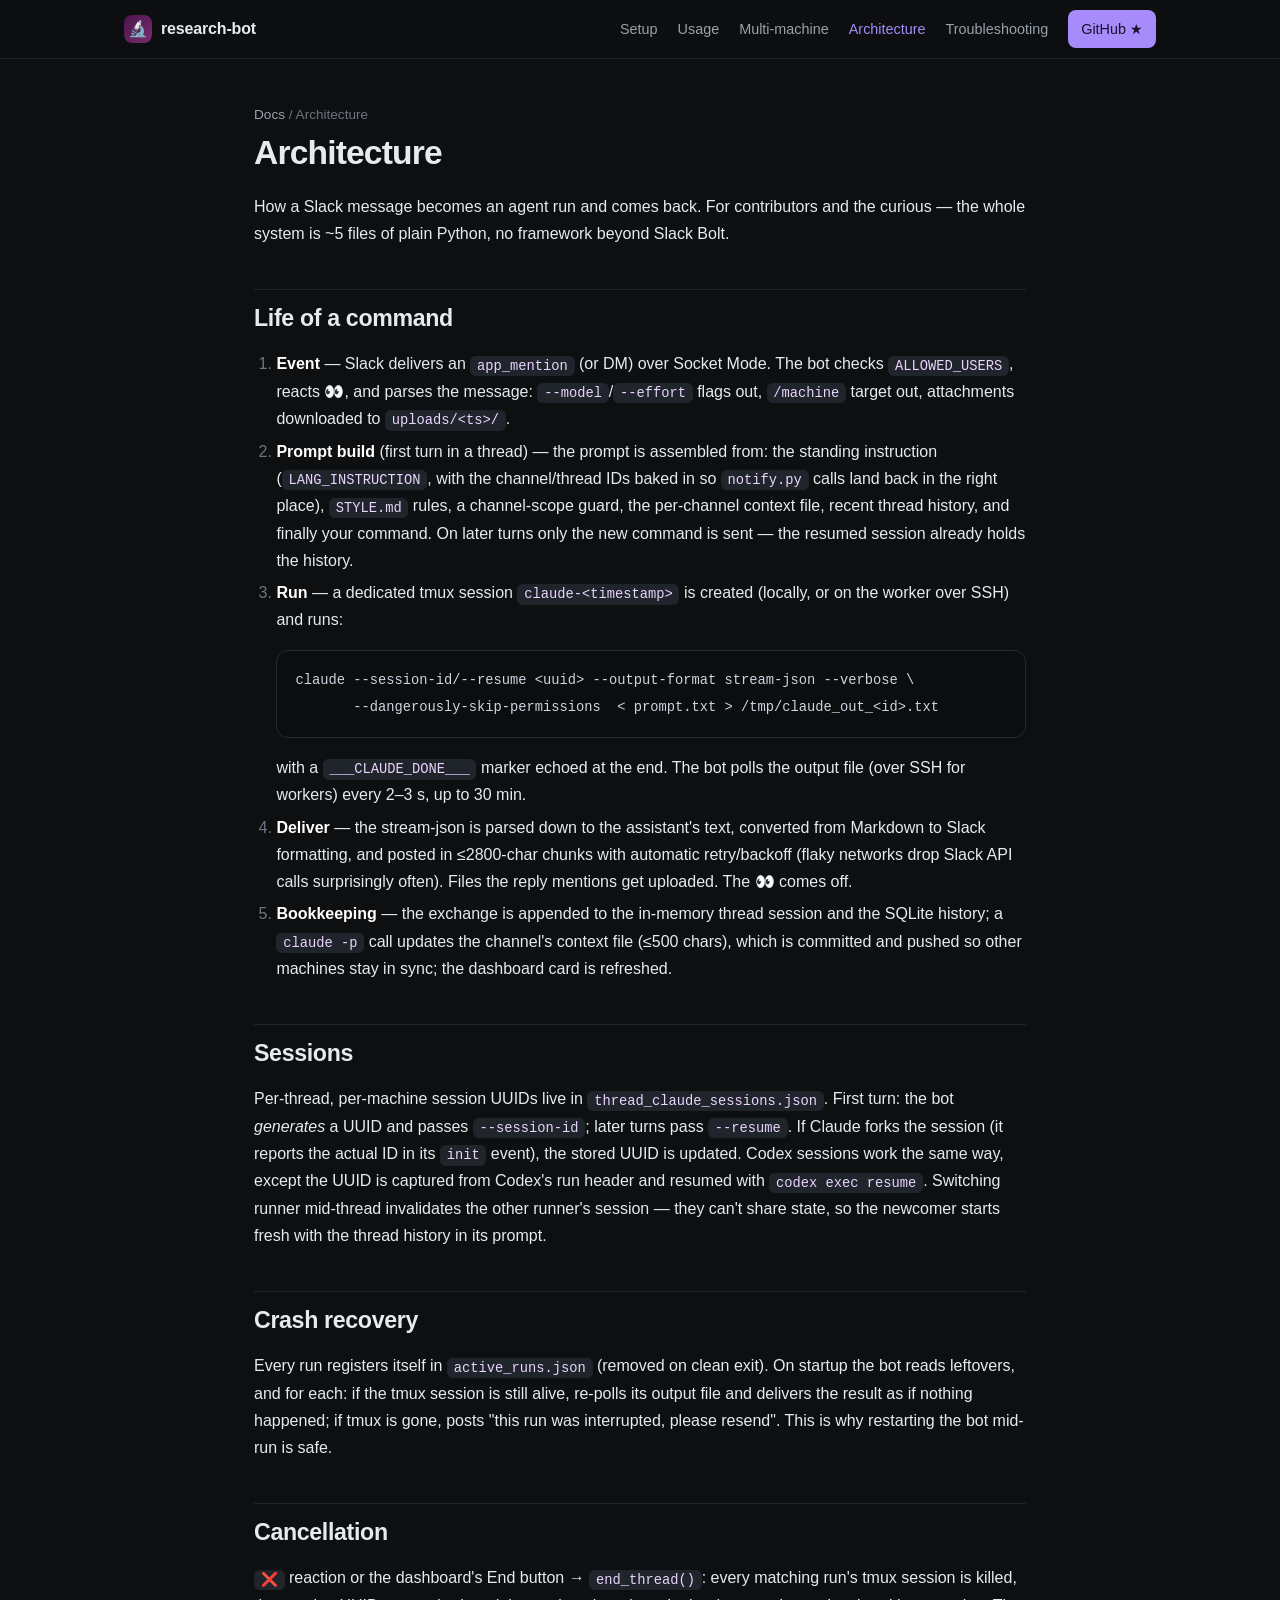
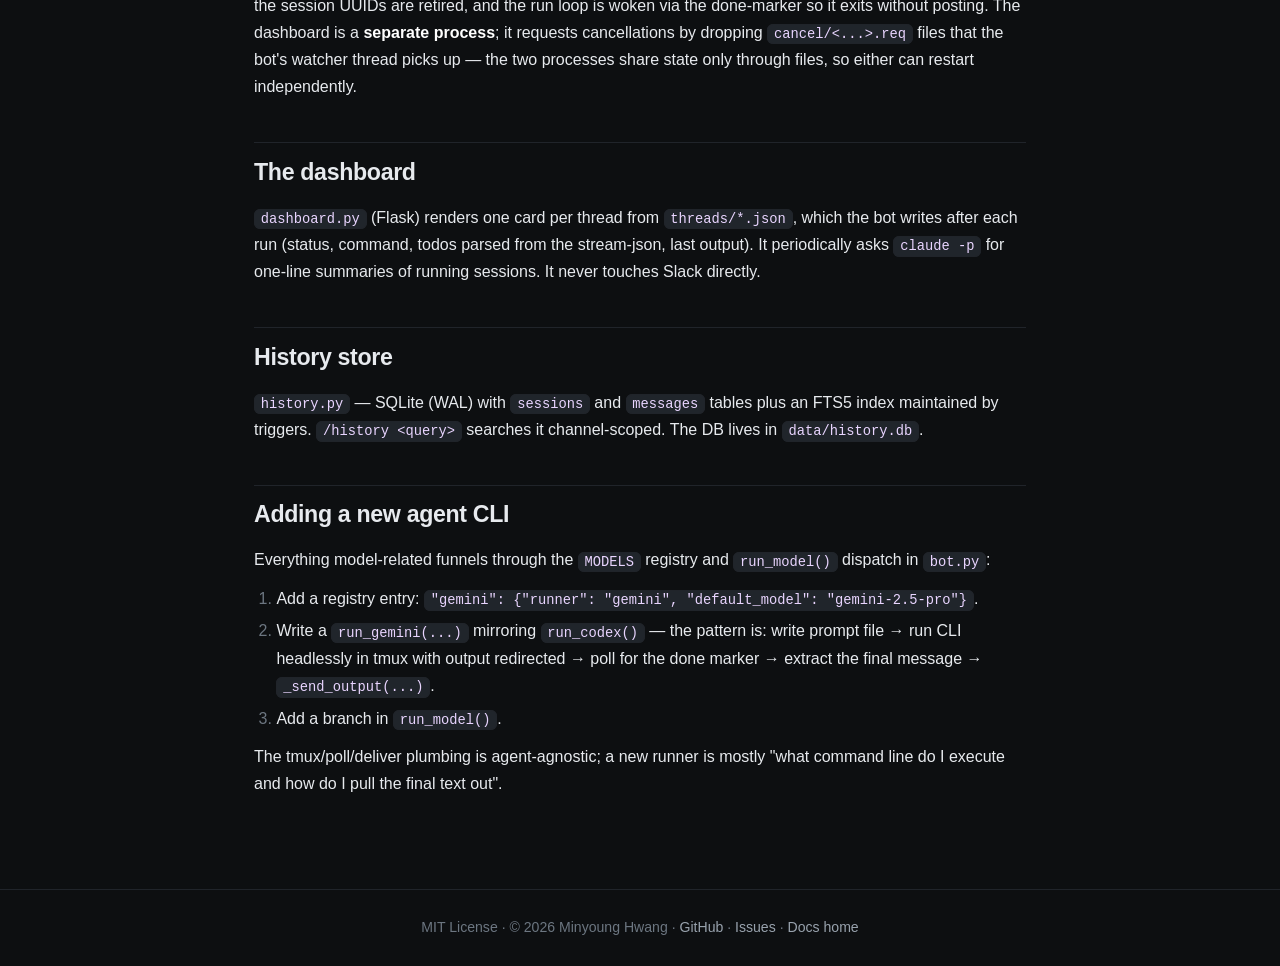
<file: docs/architecture.html>
<!DOCTYPE html>
<html lang="en">
<head>
<meta charset="UTF-8" />
<meta name="viewport" content="width=device-width, initial-scale=1.0" />
<title>Architecture — research-bot docs</title>
<link rel="icon" href="data:image/svg+xml,%3Csvg xmlns='http://www.w3.org/2000/svg' viewBox='0 0 100 100'%3E%3Ctext y='.9em' font-size='90'%3E%F0%9F%94%AC%3C/text%3E%3C/svg%3E" />
<link rel="stylesheet" href="assets/docs.css" />
</head>
<body>
<header class="nav">
  <div class="nav-inner">
    <a class="brand" href="index.html"><span class="logo">🔬</span> research-bot</a>
    <nav class="nav-links"><a class="hideable" href="setup.html">Setup</a><a class="hideable" href="usage.html">Usage</a><a class="hideable" href="multi-machine.html">Multi-machine</a><a class="active" href="architecture.html">Architecture</a><a class="hideable" href="troubleshooting.html">Troubleshooting</a><a class="nav-cta" href="https://github.com/Minyoung1005/research-bot">GitHub ★</a></nav>
  </div>
</header>
<main class="doc">
  <div class="breadcrumb"><a href="index.html">Docs</a> / Architecture</div>
<h1 id="architecture">Architecture</h1>
<p>How a Slack message becomes an agent run and comes back. For
contributors and the curious — the whole system is ~5 files of plain
Python, no framework beyond Slack Bolt.</p>
<h2 id="life-of-a-command">Life of a command</h2>
<ol type="1">
<li><strong>Event</strong> — Slack delivers an <code>app_mention</code>
(or DM) over Socket Mode. The bot checks <code>ALLOWED_USERS</code>,
reacts 👀, and parses the message:
<code>--model</code>/<code>--effort</code> flags out,
<code>/machine</code> target out, attachments downloaded to
<code>uploads/&lt;ts&gt;/</code>.</li>
<li><strong>Prompt build</strong> (first turn in a thread) — the prompt
is assembled from: the standing instruction
(<code>LANG_INSTRUCTION</code>, with the channel/thread IDs baked in so
<code>notify.py</code> calls land back in the right place),
<code>STYLE.md</code> rules, a channel-scope guard, the per-channel
context file, recent thread history, and finally your command. On later
turns only the new command is sent — the resumed session already holds
the history.</li>
<li><strong>Run</strong> — a dedicated tmux session
<code>claude-&lt;timestamp&gt;</code> is created (locally, or on the
worker over SSH) and runs:
<pre><code>claude --session-id/--resume &lt;uuid&gt; --output-format stream-json --verbose \
       --dangerously-skip-permissions  &lt; prompt.txt &gt; /tmp/claude_out_&lt;id&gt;.txt</code></pre>
with a <code>___CLAUDE_DONE___</code> marker echoed at the end. The bot
polls the output file (over SSH for workers) every 2–3 s, up to 30
min.</li>
<li><strong>Deliver</strong> — the stream-json is parsed down to the
assistant's text, converted from Markdown to Slack formatting, and
posted in ≤2800-char chunks with automatic retry/backoff (flaky networks
drop Slack API calls surprisingly often). Files the reply mentions get
uploaded. The 👀 comes off.</li>
<li><strong>Bookkeeping</strong> — the exchange is appended to the
in-memory thread session and the SQLite history; a
<code>claude -p</code> call updates the channel's context file (≤500
chars), which is committed and pushed so other machines stay in sync;
the dashboard card is refreshed.</li>
</ol>
<h2 id="sessions">Sessions</h2>
<p>Per-thread, per-machine session UUIDs live in
<code>thread_claude_sessions.json</code>. First turn: the bot
<em>generates</em> a UUID and passes <code>--session-id</code>; later
turns pass <code>--resume</code>. If Claude forks the session (it
reports the actual ID in its <code>init</code> event), the stored UUID
is updated. Codex sessions work the same way, except the UUID is
captured from Codex's run header and resumed with
<code>codex exec resume</code>. Switching runner mid-thread invalidates
the other runner's session — they can't share state, so the newcomer
starts fresh with the thread history in its prompt.</p>
<h2 id="crash-recovery">Crash recovery</h2>
<p>Every run registers itself in <code>active_runs.json</code> (removed
on clean exit). On startup the bot reads leftovers, and for each: if the
tmux session is still alive, re-polls its output file and delivers the
result as if nothing happened; if tmux is gone, posts "this run was
interrupted, please resend". This is why restarting the bot mid-run is
safe.</p>
<h2 id="cancellation">Cancellation</h2>
<p><code>❌</code> reaction or the dashboard's End button →
<code>end_thread()</code>: every matching run's tmux session is killed,
the session UUIDs are retired, and the run loop is woken via the
done-marker so it exits without posting. The dashboard is a
<strong>separate process</strong>; it requests cancellations by dropping
<code>cancel/&lt;...&gt;.req</code> files that the bot's watcher thread
picks up — the two processes share state only through files, so either
can restart independently.</p>
<h2 id="the-dashboard">The dashboard</h2>
<p><code>dashboard.py</code> (Flask) renders one card per thread from
<code>threads/*.json</code>, which the bot writes after each run
(status, command, todos parsed from the stream-json, last output). It
periodically asks <code>claude -p</code> for one-line summaries of
running sessions. It never touches Slack directly.</p>
<h2 id="history-store">History store</h2>
<p><code>history.py</code> — SQLite (WAL) with <code>sessions</code> and
<code>messages</code> tables plus an FTS5 index maintained by triggers.
<code>/history &lt;query&gt;</code> searches it channel-scoped. The DB
lives in <code>data/history.db</code>.</p>
<h2 id="adding-a-new-agent-cli">Adding a new agent CLI</h2>
<p>Everything model-related funnels through the <code>MODELS</code>
registry and <code>run_model()</code> dispatch in
<code>bot.py</code>:</p>
<ol type="1">
<li>Add a registry entry:
<code>"gemini": {"runner": "gemini", "default_model": "gemini-2.5-pro"}</code>.</li>
<li>Write a <code>run_gemini(...)</code> mirroring
<code>run_codex()</code> — the pattern is: write prompt file → run CLI
headlessly in tmux with output redirected → poll for the done marker →
extract the final message → <code>_send_output(...)</code>.</li>
<li>Add a branch in <code>run_model()</code>.</li>
</ol>
<p>The tmux/poll/deliver plumbing is agent-agnostic; a new runner is
mostly "what command line do I execute and how do I pull the final text
out".</p>
</main>
<footer class="doc-footer">
  MIT License · © 2026 Minyoung Hwang ·
  <a href="https://github.com/Minyoung1005/research-bot">GitHub</a> ·
  <a href="https://github.com/Minyoung1005/research-bot/issues">Issues</a> ·
  <a href="index.html">Docs home</a>
</footer>
</body>
</html>
</file>
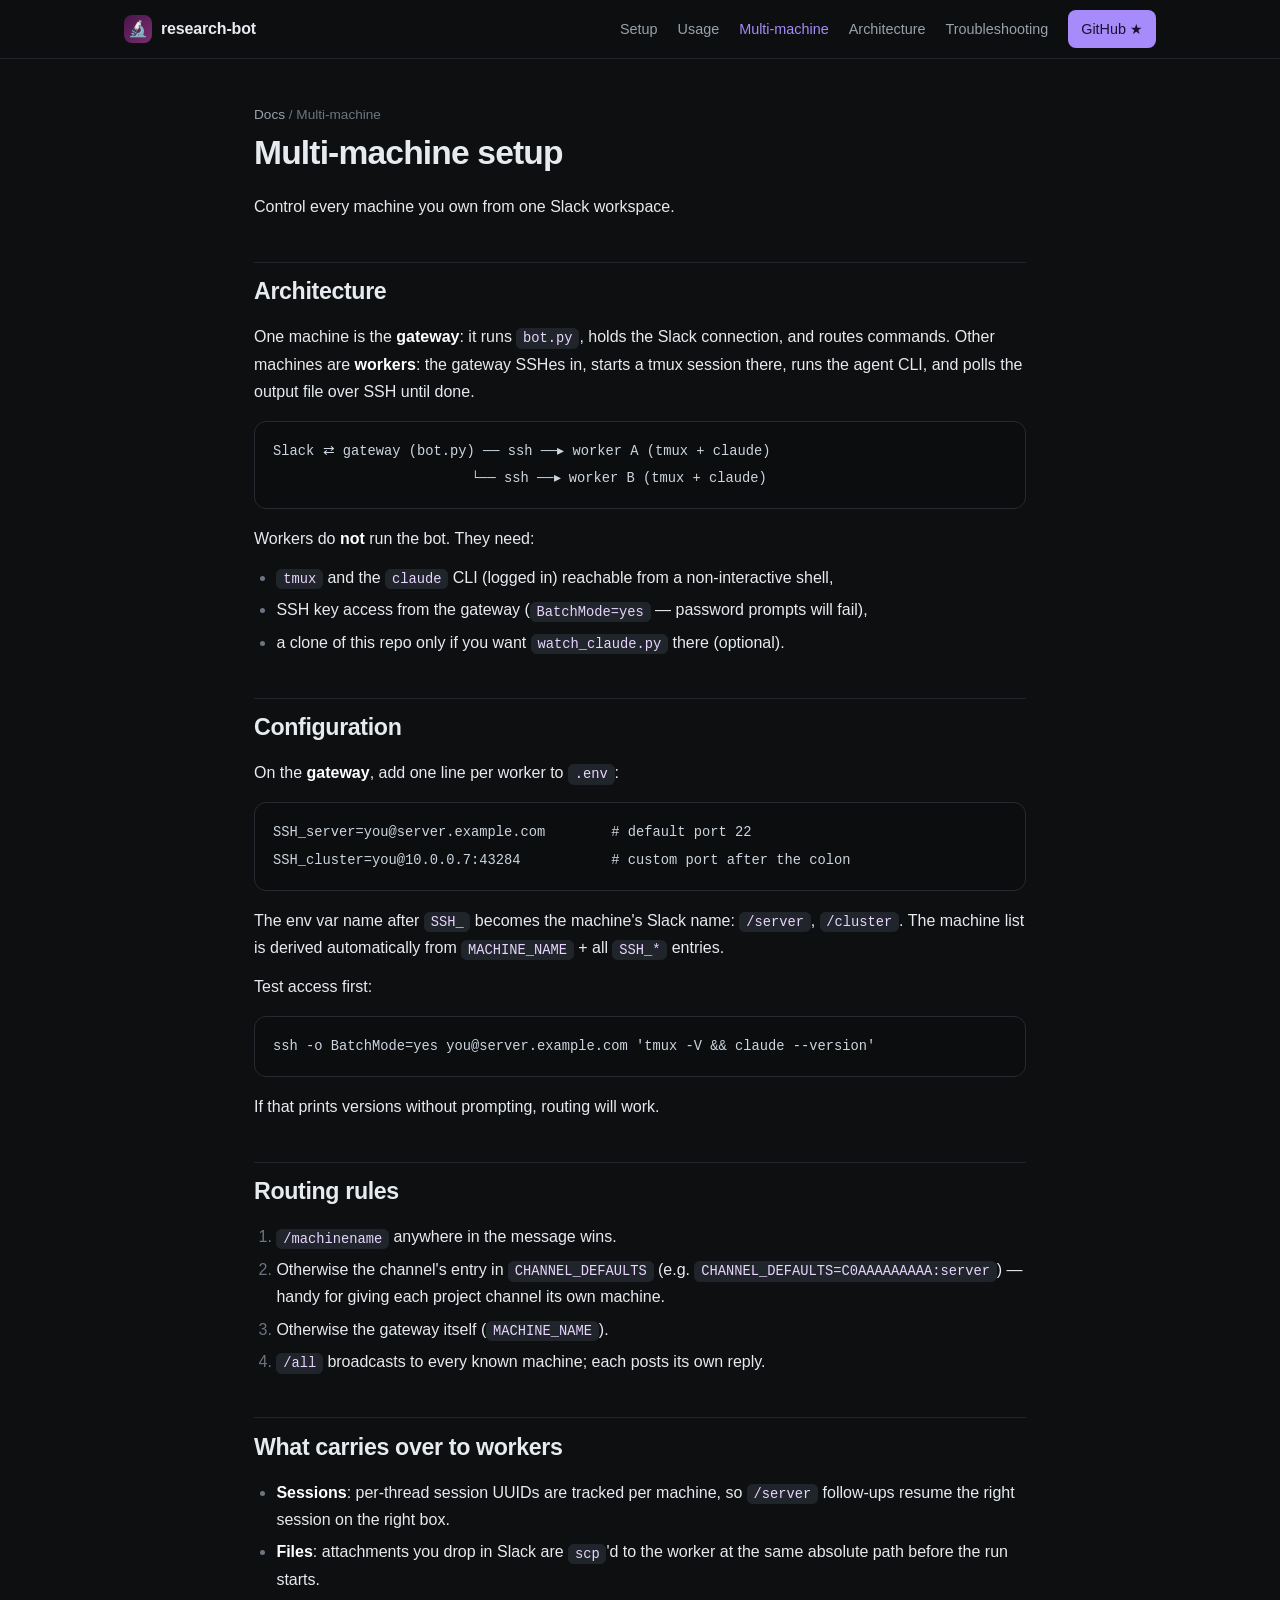
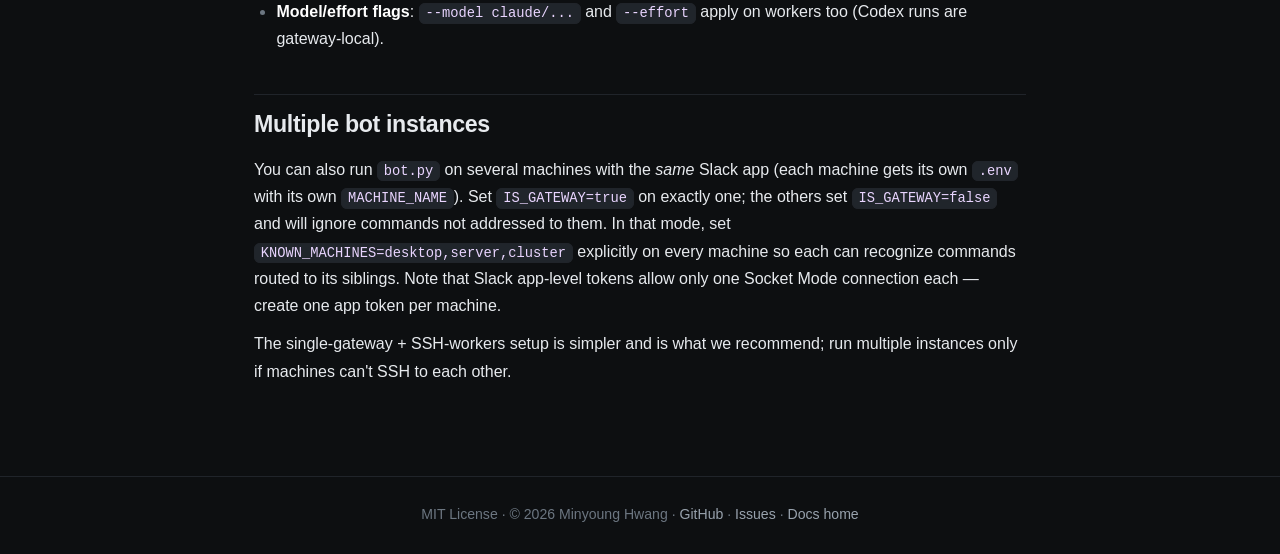
<file: docs/multi-machine.html>
<!DOCTYPE html>
<html lang="en">
<head>
<meta charset="UTF-8" />
<meta name="viewport" content="width=device-width, initial-scale=1.0" />
<title>Multi-machine — research-bot docs</title>
<link rel="icon" href="data:image/svg+xml,%3Csvg xmlns='http://www.w3.org/2000/svg' viewBox='0 0 100 100'%3E%3Ctext y='.9em' font-size='90'%3E%F0%9F%94%AC%3C/text%3E%3C/svg%3E" />
<link rel="stylesheet" href="assets/docs.css" />
</head>
<body>
<header class="nav">
  <div class="nav-inner">
    <a class="brand" href="index.html"><span class="logo">🔬</span> research-bot</a>
    <nav class="nav-links"><a class="hideable" href="setup.html">Setup</a><a class="hideable" href="usage.html">Usage</a><a class="active" href="multi-machine.html">Multi-machine</a><a class="hideable" href="architecture.html">Architecture</a><a class="hideable" href="troubleshooting.html">Troubleshooting</a><a class="nav-cta" href="https://github.com/Minyoung1005/research-bot">GitHub ★</a></nav>
  </div>
</header>
<main class="doc">
  <div class="breadcrumb"><a href="index.html">Docs</a> / Multi-machine</div>
<h1 id="multi-machine-setup">Multi-machine setup</h1>
<p>Control every machine you own from one Slack workspace.</p>
<h2 id="architecture">Architecture</h2>
<p>One machine is the <strong>gateway</strong>: it runs
<code>bot.py</code>, holds the Slack connection, and routes commands.
Other machines are <strong>workers</strong>: the gateway SSHes in,
starts a tmux session there, runs the agent CLI, and polls the output
file over SSH until done.</p>
<pre><code>Slack ⇄ gateway (bot.py) ── ssh ──▸ worker A (tmux + claude)
                        └── ssh ──▸ worker B (tmux + claude)</code></pre>
<p>Workers do <strong>not</strong> run the bot. They need:</p>
<ul>
<li><code>tmux</code> and the <code>claude</code> CLI (logged in)
reachable from a non-interactive shell,</li>
<li>SSH key access from the gateway (<code>BatchMode=yes</code> —
password prompts will fail),</li>
<li>a clone of this repo only if you want <code>watch_claude.py</code>
there (optional).</li>
</ul>
<h2 id="configuration">Configuration</h2>
<p>On the <strong>gateway</strong>, add one line per worker to
<code>.env</code>:</p>
<pre class="bash"><code>SSH_server=you@server.example.com        # default port 22
SSH_cluster=you@10.0.0.7:43284           # custom port after the colon</code></pre>
<p>The env var name after <code>SSH_</code> becomes the machine's Slack
name: <code>/server</code>, <code>/cluster</code>. The machine list is
derived automatically from <code>MACHINE_NAME</code> + all
<code>SSH_*</code> entries.</p>
<p>Test access first:</p>
<pre class="bash"><code>ssh -o BatchMode=yes you@server.example.com &#39;tmux -V &amp;&amp; claude --version&#39;</code></pre>
<p>If that prints versions without prompting, routing will work.</p>
<h2 id="routing-rules">Routing rules</h2>
<ol type="1">
<li><code>/machinename</code> anywhere in the message wins.</li>
<li>Otherwise the channel's entry in <code>CHANNEL_DEFAULTS</code> (e.g.
<code>CHANNEL_DEFAULTS=C0AAAAAAAAA:server</code>) — handy for giving
each project channel its own machine.</li>
<li>Otherwise the gateway itself (<code>MACHINE_NAME</code>).</li>
<li><code>/all</code> broadcasts to every known machine; each posts its
own reply.</li>
</ol>
<h2 id="what-carries-over-to-workers">What carries over to workers</h2>
<ul>
<li><strong>Sessions</strong>: per-thread session UUIDs are tracked per
machine, so <code>/server</code> follow-ups resume the right session on
the right box.</li>
<li><strong>Files</strong>: attachments you drop in Slack are
<code>scp</code>'d to the worker at the same absolute path before the
run starts.</li>
<li><strong>Model/effort flags</strong>: <code>--model claude/...</code>
and <code>--effort</code> apply on workers too (Codex runs are
gateway-local).</li>
</ul>
<h2 id="multiple-bot-instances">Multiple bot instances</h2>
<p>You can also run <code>bot.py</code> on several machines with the
<em>same</em> Slack app (each machine gets its own <code>.env</code>
with its own <code>MACHINE_NAME</code>). Set
<code>IS_GATEWAY=true</code> on exactly one; the others set
<code>IS_GATEWAY=false</code> and will ignore commands not addressed to
them. In that mode, set
<code>KNOWN_MACHINES=desktop,server,cluster</code> explicitly on every
machine so each can recognize commands routed to its siblings. Note that
Slack app-level tokens allow only one Socket Mode connection each —
create one app token per machine.</p>
<p>The single-gateway + SSH-workers setup is simpler and is what we
recommend; run multiple instances only if machines can't SSH to each
other.</p>
</main>
<footer class="doc-footer">
  MIT License · © 2026 Minyoung Hwang ·
  <a href="https://github.com/Minyoung1005/research-bot">GitHub</a> ·
  <a href="https://github.com/Minyoung1005/research-bot/issues">Issues</a> ·
  <a href="index.html">Docs home</a>
</footer>
</body>
</html>
</file>
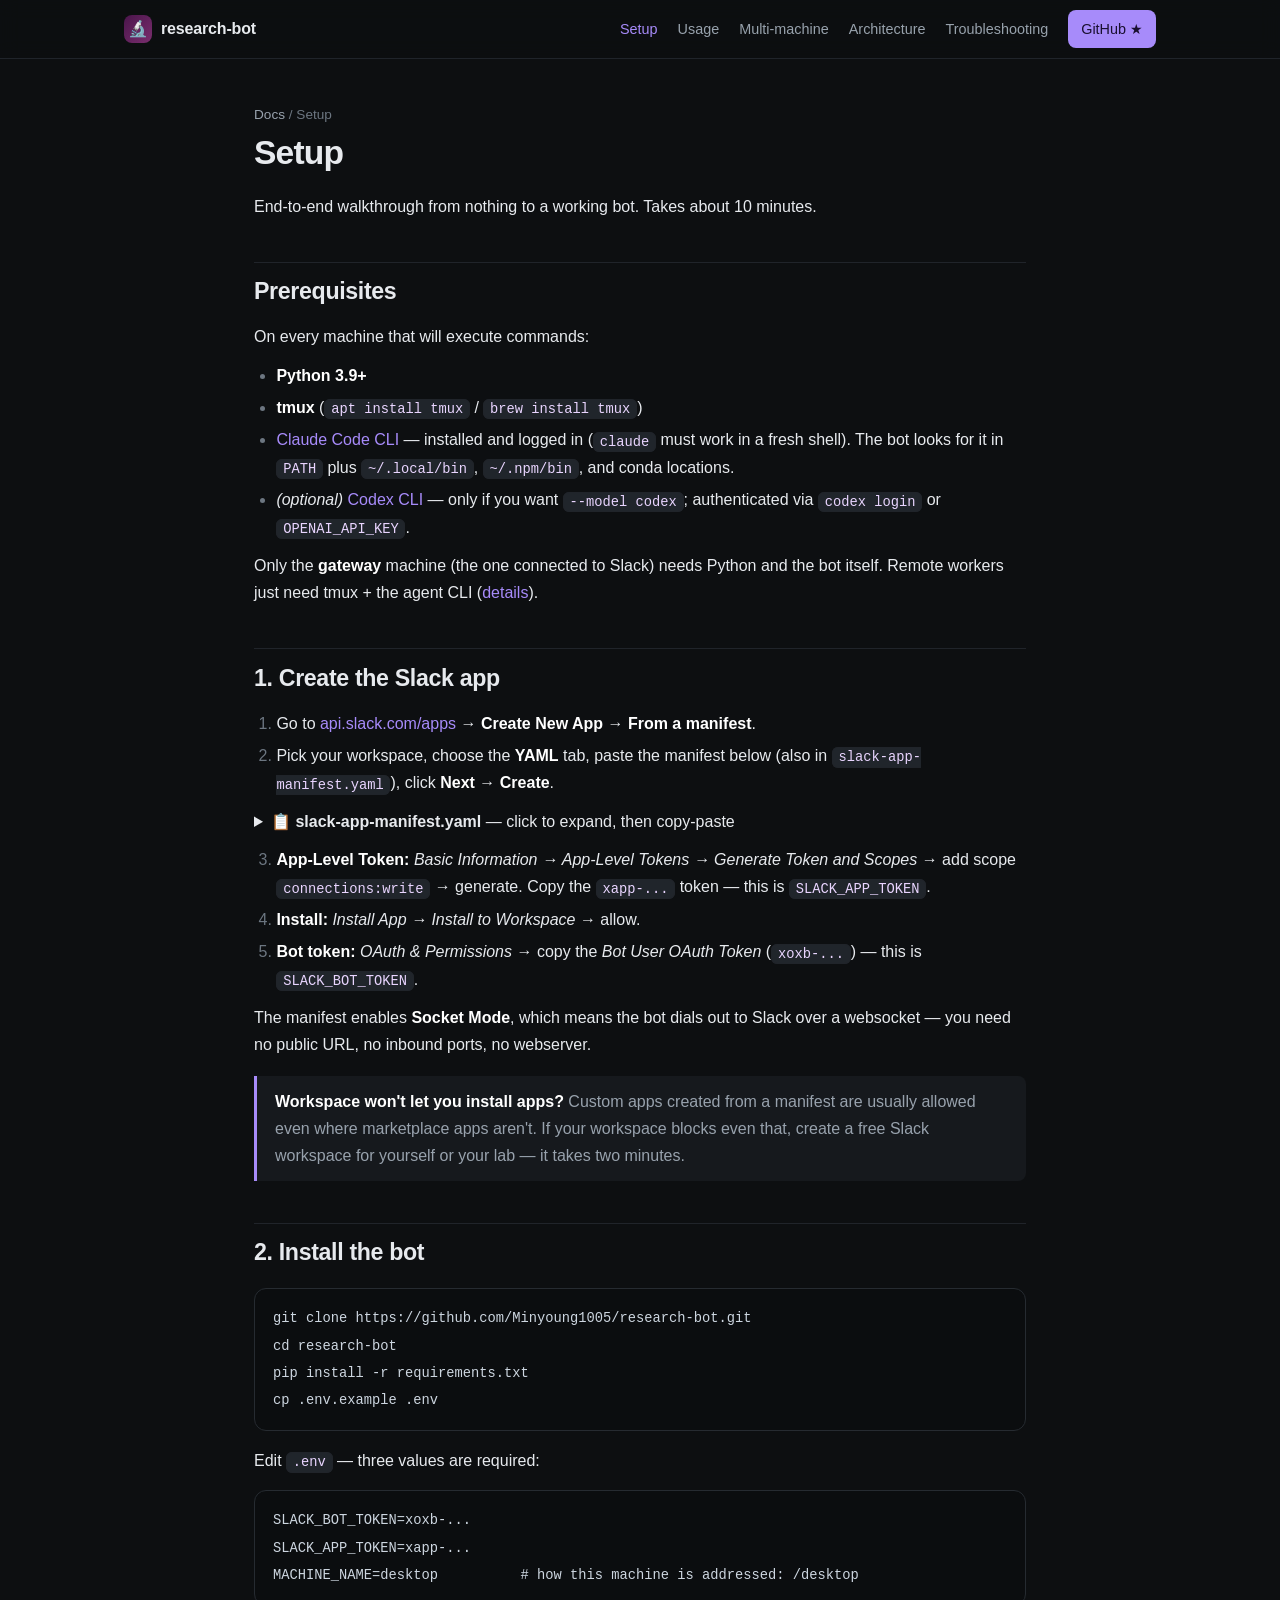
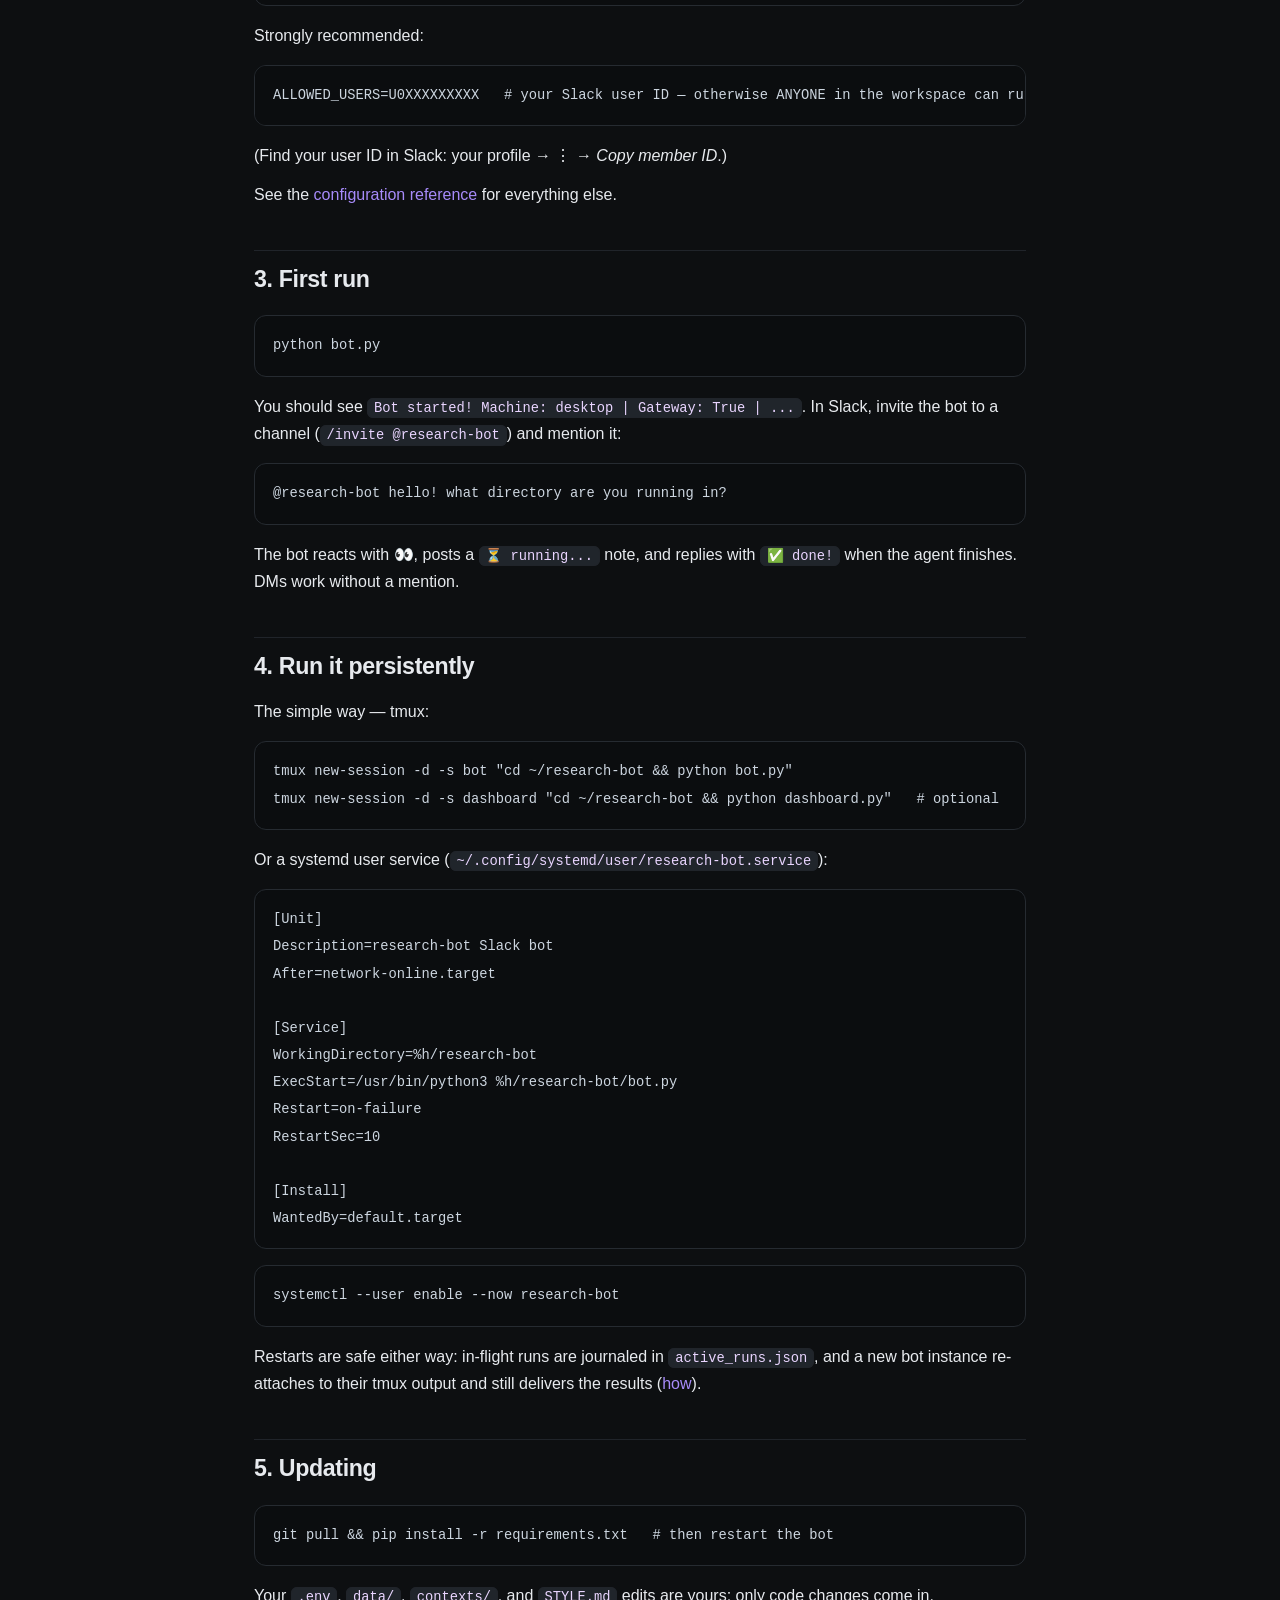
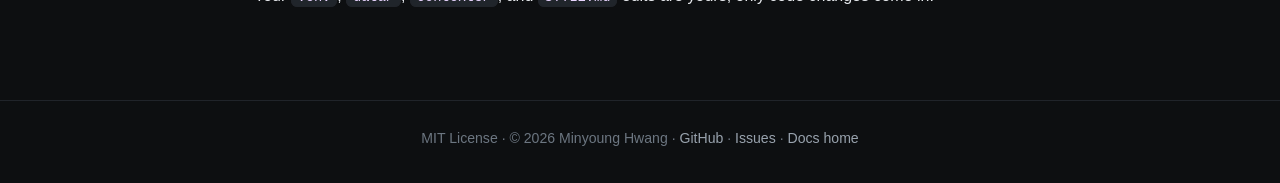
<file: docs/setup.html>
<!DOCTYPE html>
<html lang="en">
<head>
<meta charset="UTF-8" />
<meta name="viewport" content="width=device-width, initial-scale=1.0" />
<title>Setup — research-bot docs</title>
<link rel="icon" href="data:image/svg+xml,%3Csvg xmlns='http://www.w3.org/2000/svg' viewBox='0 0 100 100'%3E%3Ctext y='.9em' font-size='90'%3E%F0%9F%94%AC%3C/text%3E%3C/svg%3E" />
<link rel="stylesheet" href="assets/docs.css" />
</head>
<body>
<header class="nav">
  <div class="nav-inner">
    <a class="brand" href="index.html"><span class="logo">🔬</span> research-bot</a>
    <nav class="nav-links"><a class="active" href="setup.html">Setup</a><a class="hideable" href="usage.html">Usage</a><a class="hideable" href="multi-machine.html">Multi-machine</a><a class="hideable" href="architecture.html">Architecture</a><a class="hideable" href="troubleshooting.html">Troubleshooting</a><a class="nav-cta" href="https://github.com/Minyoung1005/research-bot">GitHub ★</a></nav>
  </div>
</header>
<main class="doc">
  <div class="breadcrumb"><a href="index.html">Docs</a> / Setup</div>
<h1 id="setup">Setup</h1>
<p>End-to-end walkthrough from nothing to a working bot. Takes about 10
minutes.</p>
<h2 id="prerequisites">Prerequisites</h2>
<p>On every machine that will execute commands:</p>
<ul>
<li><strong>Python 3.9+</strong></li>
<li><strong>tmux</strong> (<code>apt install tmux</code> /
<code>brew install tmux</code>)</li>
<li><strong><a href="https://docs.claude.com/en/docs/claude-code">Claude
Code CLI</a></strong> — installed and logged in (<code>claude</code>
must work in a fresh shell). The bot looks for it in <code>PATH</code>
plus <code>~/.local/bin</code>, <code>~/.npm/bin</code>, and conda
locations.</li>
<li><em>(optional)</em> <strong><a
href="https://github.com/openai/codex">Codex CLI</a></strong> — only if
you want <code>--model codex</code>; authenticated via
<code>codex login</code> or <code>OPENAI_API_KEY</code>.</li>
</ul>
<p>Only the <strong>gateway</strong> machine (the one connected to
Slack) needs Python and the bot itself. Remote workers just need tmux +
the agent CLI (<a href="multi-machine.html">details</a>).</p>
<h2 id="1-create-the-slack-app">1. Create the Slack app</h2>
<ol type="1">
<li>Go to <a href="https://api.slack.com/apps">api.slack.com/apps</a> →
<strong>Create New App</strong> → <strong>From a manifest</strong>.</li>
<li>Pick your workspace, choose the <strong>YAML</strong> tab, paste the
manifest below (also in <a
href="../slack-app-manifest.yaml"><code>slack-app-manifest.yaml</code></a>),
click <strong>Next</strong> → <strong>Create</strong>.</li>
</ol>
<details>
<summary>📋 <b>slack-app-manifest.yaml</b> — click to expand, then copy-paste</summary>

<pre class="yaml"><code>display_information:
  name: research-bot
  description: Drive Claude Code on your own machines from Slack
  background_color: &quot;#1a1d21&quot;
features:
  bot_user:
    display_name: research-bot
    always_online: true
oauth_config:
  scopes:
    bot:
      - app_mentions:read
      - channels:history
      - groups:history
      - im:history
      - im:read
      - im:write
      - mpim:history
      - chat:write
      - files:read
      - files:write
      - reactions:read
      - reactions:write
settings:
  event_subscriptions:
    bot_events:
      - app_mention
      - message.im
      - reaction_added
      - reaction_removed
  interactivity:
    is_enabled: false
  org_deploy_enabled: false
  socket_mode_enabled: true
  token_rotation_enabled: false</code></pre>
</details>

<ol start="3" type="1">
<li><strong>App-Level Token:</strong> <em>Basic Information → App-Level
Tokens → Generate Token and Scopes</em> → add scope
<code>connections:write</code> → generate. Copy the
<code>xapp-...</code> token — this is <code>SLACK_APP_TOKEN</code>.</li>
<li><strong>Install:</strong> <em>Install App → Install to
Workspace</em> → allow.</li>
<li><strong>Bot token:</strong> <em>OAuth &amp; Permissions</em> → copy
the <em>Bot User OAuth Token</em> (<code>xoxb-...</code>) — this is
<code>SLACK_BOT_TOKEN</code>.</li>
</ol>
<p>The manifest enables <strong>Socket Mode</strong>, which means the
bot dials out to Slack over a websocket — you need no public URL, no
inbound ports, no webserver.</p>
<blockquote>
<p><strong>Workspace won't let you install apps?</strong> Custom apps
created from a manifest are usually allowed even where marketplace apps
aren't. If your workspace blocks even that, create a free Slack
workspace for yourself or your lab — it takes two minutes.</p>
</blockquote>
<h2 id="2-install-the-bot">2. Install the bot</h2>
<pre class="bash"><code>git clone https://github.com/Minyoung1005/research-bot.git
cd research-bot
pip install -r requirements.txt
cp .env.example .env</code></pre>
<p>Edit <code>.env</code> — three values are required:</p>
<pre class="bash"><code>SLACK_BOT_TOKEN=xoxb-...
SLACK_APP_TOKEN=xapp-...
MACHINE_NAME=desktop          # how this machine is addressed: /desktop</code></pre>
<p>Strongly recommended:</p>
<pre class="bash"><code>ALLOWED_USERS=U0XXXXXXXXX   # your Slack user ID — otherwise ANYONE in the workspace can run code</code></pre>
<p>(Find your user ID in Slack: your profile → ⋮ → <em>Copy member
ID</em>.)</p>
<p>See the <a href="https://github.com/Minyoung1005/research-bot/blob/main/README.md#configuration-reference">configuration
reference</a> for everything else.</p>
<h2 id="3-first-run">3. First run</h2>
<pre class="bash"><code>python bot.py</code></pre>
<p>You should see
<code>Bot started! Machine: desktop | Gateway: True | ...</code>. In
Slack, invite the bot to a channel (<code>/invite @research-bot</code>)
and mention it:</p>
<pre><code>@research-bot hello! what directory are you running in?</code></pre>
<p>The bot reacts with 👀, posts a <code>⏳ running...</code> note, and
replies with <code>✅ done!</code> when the agent finishes. DMs work
without a mention.</p>
<h2 id="4-run-it-persistently">4. Run it persistently</h2>
<p>The simple way — tmux:</p>
<pre class="bash"><code>tmux new-session -d -s bot &quot;cd ~/research-bot &amp;&amp; python bot.py&quot;
tmux new-session -d -s dashboard &quot;cd ~/research-bot &amp;&amp; python dashboard.py&quot;   # optional</code></pre>
<p>Or a systemd user service
(<code>~/.config/systemd/user/research-bot.service</code>):</p>
<pre class="ini"><code>[Unit]
Description=research-bot Slack bot
After=network-online.target

[Service]
WorkingDirectory=%h/research-bot
ExecStart=/usr/bin/python3 %h/research-bot/bot.py
Restart=on-failure
RestartSec=10

[Install]
WantedBy=default.target</code></pre>
<pre class="bash"><code>systemctl --user enable --now research-bot</code></pre>
<p>Restarts are safe either way: in-flight runs are journaled in
<code>active_runs.json</code>, and a new bot instance re-attaches to
their tmux output and still delivers the results (<a
href="architecture.html#crash-recovery">how</a>).</p>
<h2 id="5-updating">5. Updating</h2>
<pre class="bash"><code>git pull &amp;&amp; pip install -r requirements.txt   # then restart the bot</code></pre>
<p>Your <code>.env</code>, <code>data/</code>, <code>contexts/</code>,
and <code>STYLE.md</code> edits are yours; only code changes come
in.</p>
</main>
<footer class="doc-footer">
  MIT License · © 2026 Minyoung Hwang ·
  <a href="https://github.com/Minyoung1005/research-bot">GitHub</a> ·
  <a href="https://github.com/Minyoung1005/research-bot/issues">Issues</a> ·
  <a href="index.html">Docs home</a>
</footer>
</body>
</html>
</file>
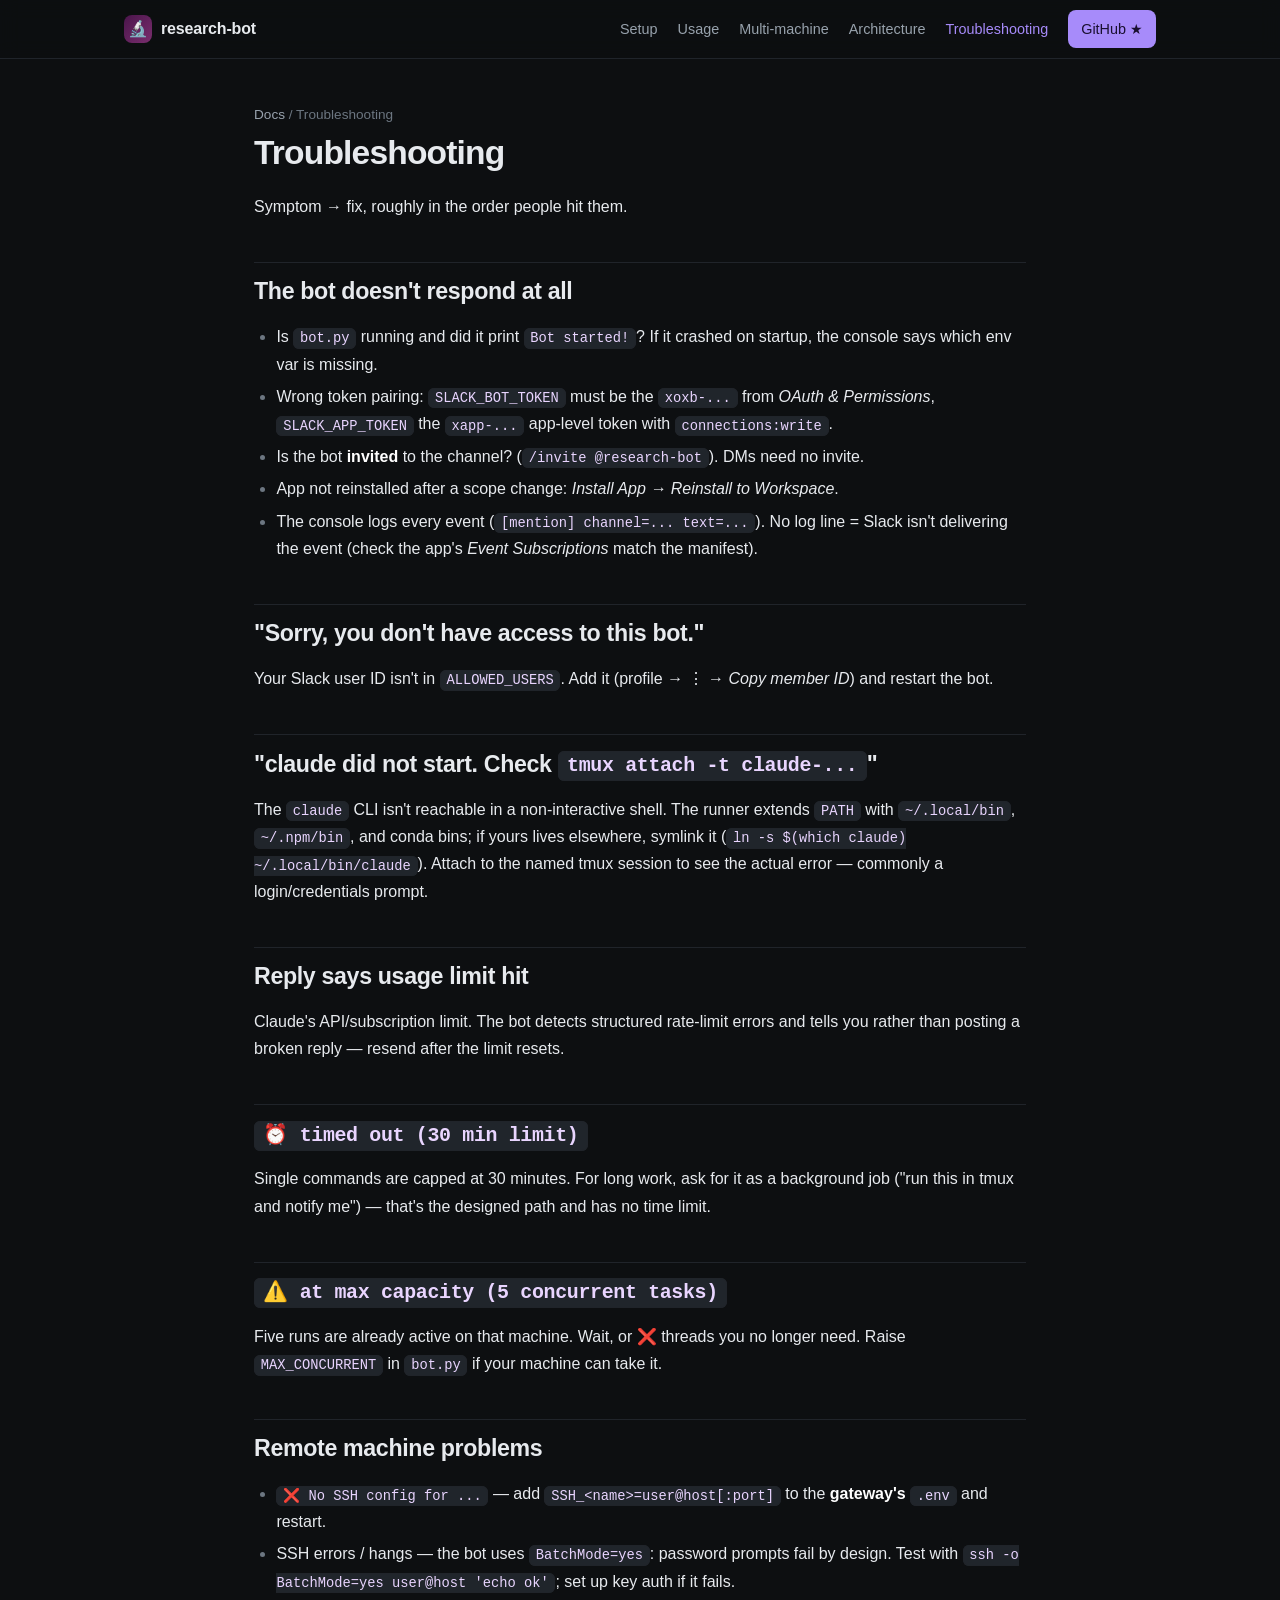
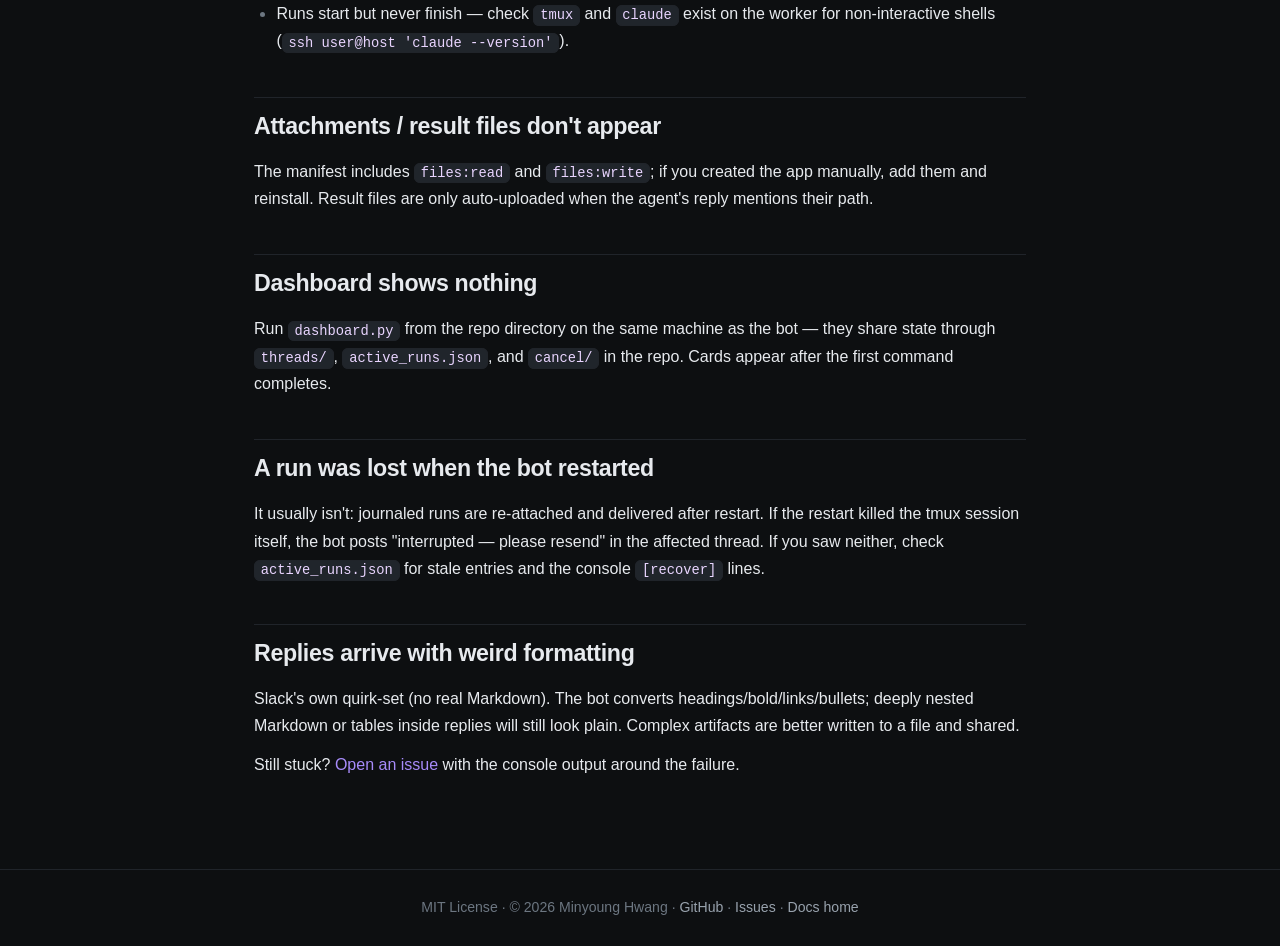
<file: docs/troubleshooting.html>
<!DOCTYPE html>
<html lang="en">
<head>
<meta charset="UTF-8" />
<meta name="viewport" content="width=device-width, initial-scale=1.0" />
<title>Troubleshooting — research-bot docs</title>
<link rel="icon" href="data:image/svg+xml,%3Csvg xmlns='http://www.w3.org/2000/svg' viewBox='0 0 100 100'%3E%3Ctext y='.9em' font-size='90'%3E%F0%9F%94%AC%3C/text%3E%3C/svg%3E" />
<link rel="stylesheet" href="assets/docs.css" />
</head>
<body>
<header class="nav">
  <div class="nav-inner">
    <a class="brand" href="index.html"><span class="logo">🔬</span> research-bot</a>
    <nav class="nav-links"><a class="hideable" href="setup.html">Setup</a><a class="hideable" href="usage.html">Usage</a><a class="hideable" href="multi-machine.html">Multi-machine</a><a class="hideable" href="architecture.html">Architecture</a><a class="active" href="troubleshooting.html">Troubleshooting</a><a class="nav-cta" href="https://github.com/Minyoung1005/research-bot">GitHub ★</a></nav>
  </div>
</header>
<main class="doc">
  <div class="breadcrumb"><a href="index.html">Docs</a> / Troubleshooting</div>
<h1 id="troubleshooting">Troubleshooting</h1>
<p>Symptom → fix, roughly in the order people hit them.</p>
<h2 id="the-bot-doesnt-respond-at-all">The bot doesn't respond at
all</h2>
<ul>
<li>Is <code>bot.py</code> running and did it print
<code>Bot started!</code>? If it crashed on startup, the console says
which env var is missing.</li>
<li>Wrong token pairing: <code>SLACK_BOT_TOKEN</code> must be the
<code>xoxb-...</code> from <em>OAuth &amp; Permissions</em>,
<code>SLACK_APP_TOKEN</code> the <code>xapp-...</code> app-level token
with <code>connections:write</code>.</li>
<li>Is the bot <strong>invited</strong> to the channel?
(<code>/invite @research-bot</code>). DMs need no invite.</li>
<li>App not reinstalled after a scope change: <em>Install App →
Reinstall to Workspace</em>.</li>
<li>The console logs every event
(<code>[mention] channel=... text=...</code>). No log line = Slack isn't
delivering the event (check the app's <em>Event Subscriptions</em> match
the manifest).</li>
</ul>
<h2 id="sorry-you-dont-have-access-to-this-bot">"Sorry, you don't have
access to this bot."</h2>
<p>Your Slack user ID isn't in <code>ALLOWED_USERS</code>. Add it
(profile → ⋮ → <em>Copy member ID</em>) and restart the bot.</p>
<h2 id="claude-did-not-start-check-tmux-attach--t-claude-">"claude did
not start. Check <code>tmux attach -t claude-...</code>"</h2>
<p>The <code>claude</code> CLI isn't reachable in a non-interactive
shell. The runner extends <code>PATH</code> with
<code>~/.local/bin</code>, <code>~/.npm/bin</code>, and conda bins; if
yours lives elsewhere, symlink it
(<code>ln -s $(which claude) ~/.local/bin/claude</code>). Attach to the
named tmux session to see the actual error — commonly a
login/credentials prompt.</p>
<h2 id="reply-says-usage-limit-hit">Reply says usage limit hit</h2>
<p>Claude's API/subscription limit. The bot detects structured
rate-limit errors and tells you rather than posting a broken reply —
resend after the limit resets.</p>
<h2
id="-timed-out-30-min-limit"><code>⏰ timed out (30 min limit)</code></h2>
<p>Single commands are capped at 30 minutes. For long work, ask for it
as a background job ("run this in tmux and notify me") — that's the
designed path and has no time limit.</p>
<h2
id="️-at-max-capacity-5-concurrent-tasks"><code>⚠️ at max capacity (5 concurrent tasks)</code></h2>
<p>Five runs are already active on that machine. Wait, or ❌ threads you
no longer need. Raise <code>MAX_CONCURRENT</code> in <code>bot.py</code>
if your machine can take it.</p>
<h2 id="remote-machine-problems">Remote machine problems</h2>
<ul>
<li><code>❌ No SSH config for ...</code> — add
<code>SSH_&lt;name&gt;=user@host[:port]</code> to the
<strong>gateway's</strong> <code>.env</code> and restart.</li>
<li>SSH errors / hangs — the bot uses <code>BatchMode=yes</code>:
password prompts fail by design. Test with
<code>ssh -o BatchMode=yes user@host 'echo ok'</code>; set up key auth
if it fails.</li>
<li>Runs start but never finish — check <code>tmux</code> and
<code>claude</code> exist on the worker for non-interactive shells
(<code>ssh user@host 'claude --version'</code>).</li>
</ul>
<h2 id="attachments--result-files-dont-appear">Attachments / result
files don't appear</h2>
<p>The manifest includes <code>files:read</code> and
<code>files:write</code>; if you created the app manually, add them and
reinstall. Result files are only auto-uploaded when the agent's reply
mentions their path.</p>
<h2 id="dashboard-shows-nothing">Dashboard shows nothing</h2>
<p>Run <code>dashboard.py</code> from the repo directory on the same
machine as the bot — they share state through <code>threads/</code>,
<code>active_runs.json</code>, and <code>cancel/</code> in the repo.
Cards appear after the first command completes.</p>
<h2 id="a-run-was-lost-when-the-bot-restarted">A run was lost when the
bot restarted</h2>
<p>It usually isn't: journaled runs are re-attached and delivered after
restart. If the restart killed the tmux session itself, the bot posts
"interrupted — please resend" in the affected thread. If you saw
neither, check <code>active_runs.json</code> for stale entries and the
console <code>[recover]</code> lines.</p>
<h2 id="replies-arrive-with-weird-formatting">Replies arrive with weird
formatting</h2>
<p>Slack's own quirk-set (no real Markdown). The bot converts
headings/bold/links/bullets; deeply nested Markdown or tables inside
replies will still look plain. Complex artifacts are better written to a
file and shared.</p>
<p>Still stuck? <a
href="https://github.com/Minyoung1005/research-bot/issues">Open an
issue</a> with the console output around the failure.</p>
</main>
<footer class="doc-footer">
  MIT License · © 2026 Minyoung Hwang ·
  <a href="https://github.com/Minyoung1005/research-bot">GitHub</a> ·
  <a href="https://github.com/Minyoung1005/research-bot/issues">Issues</a> ·
  <a href="index.html">Docs home</a>
</footer>
</body>
</html>
</file>
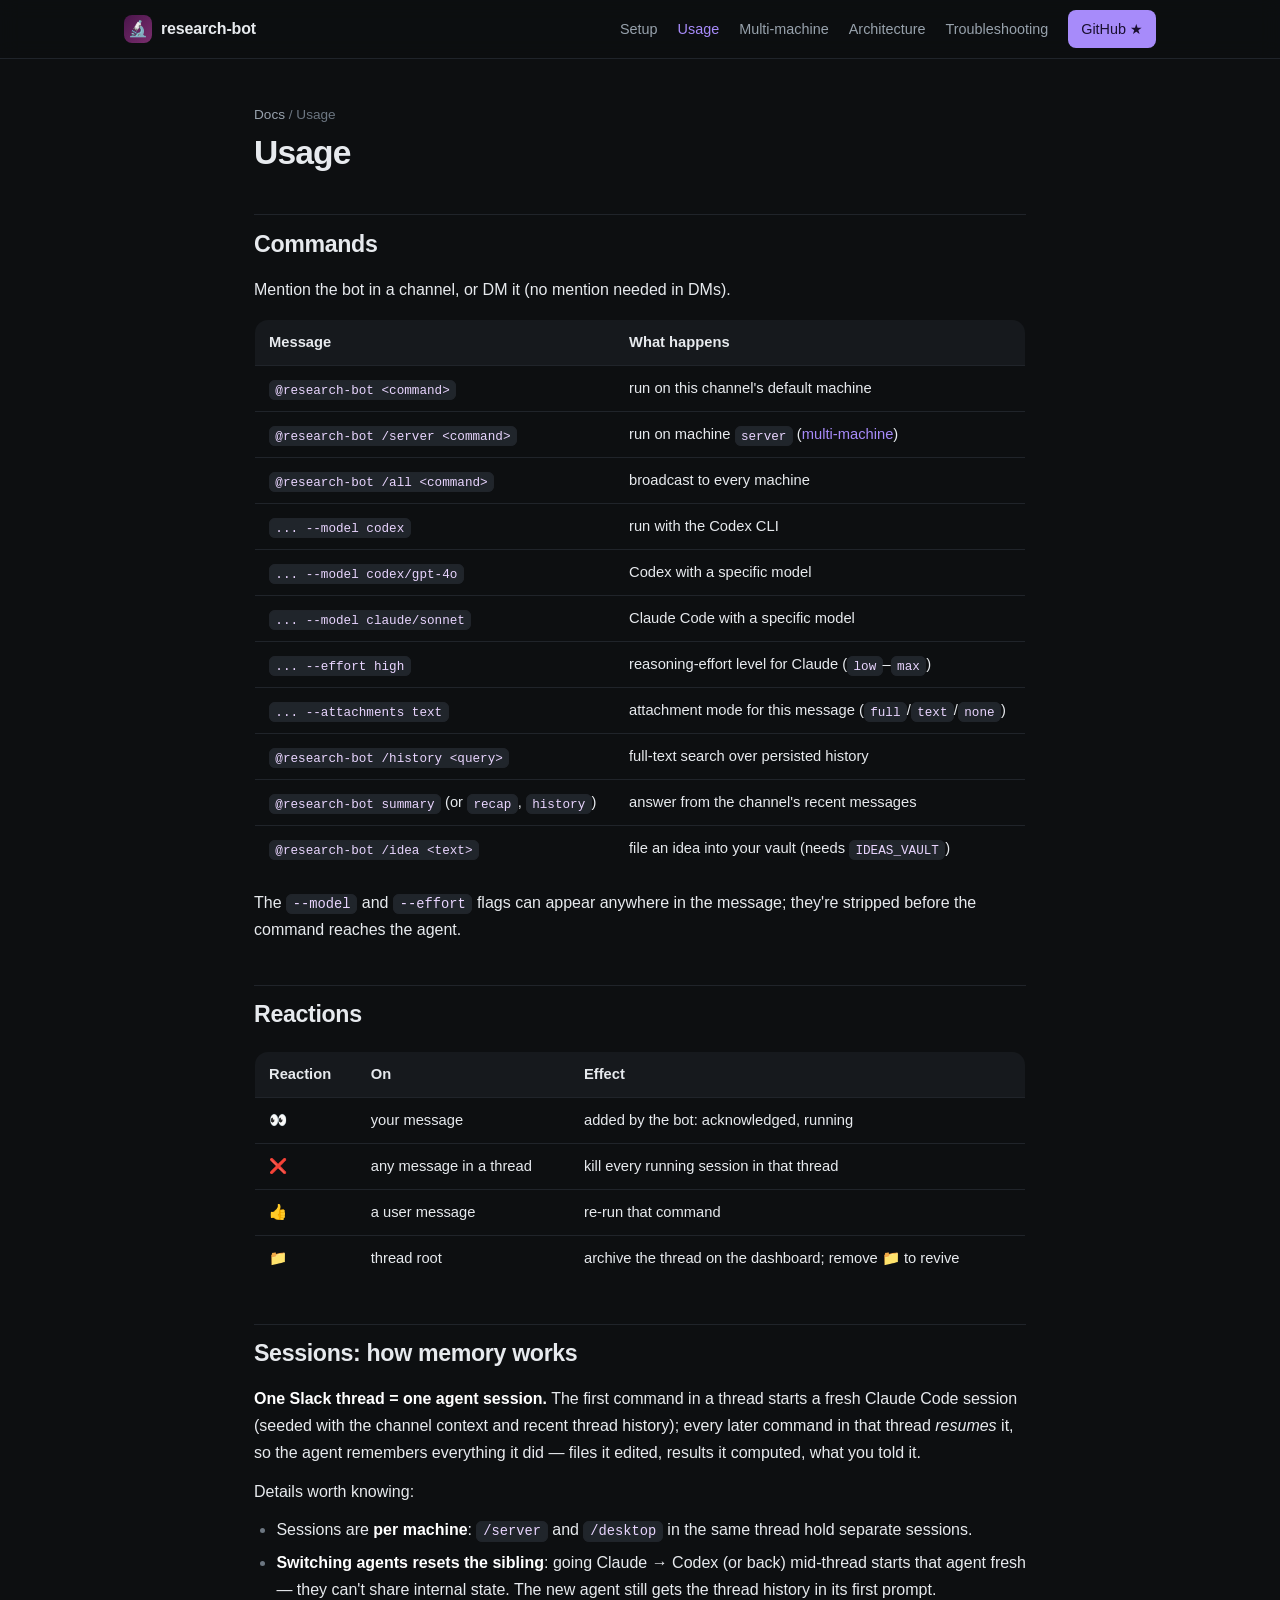
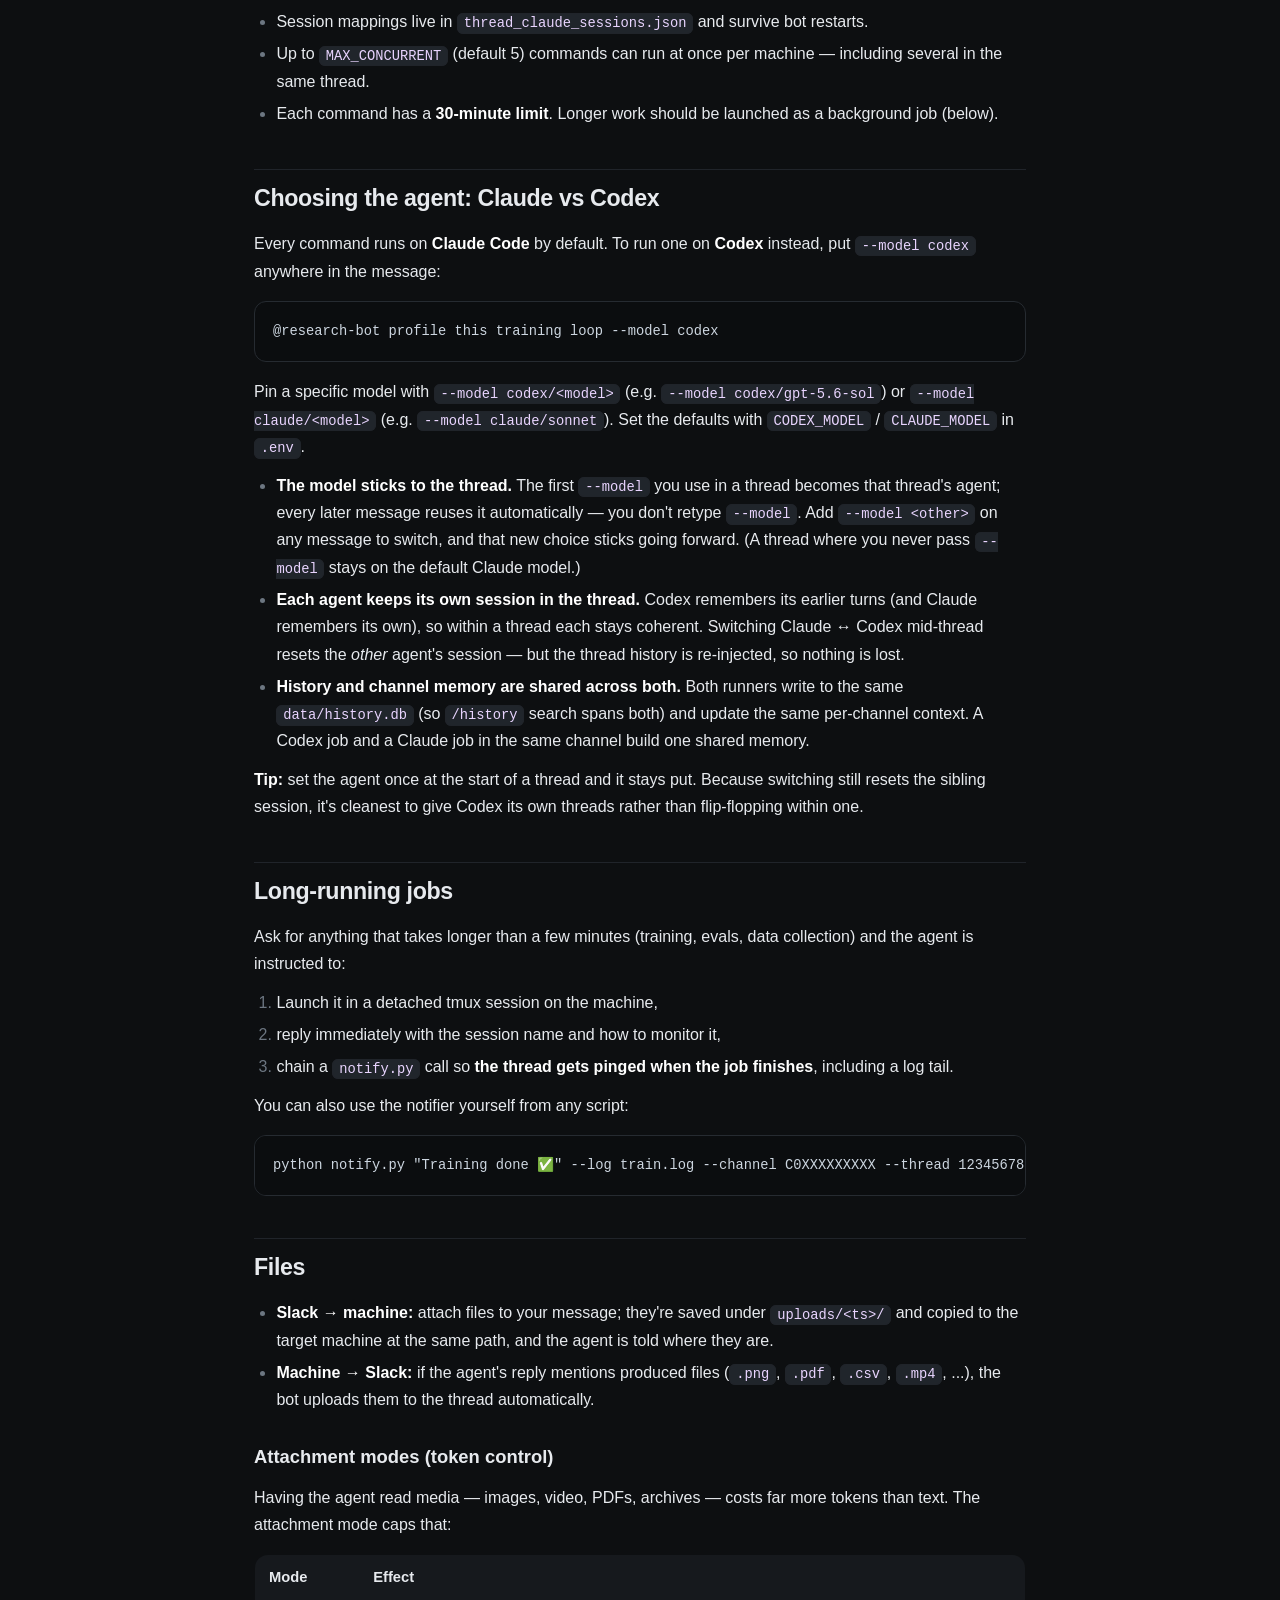
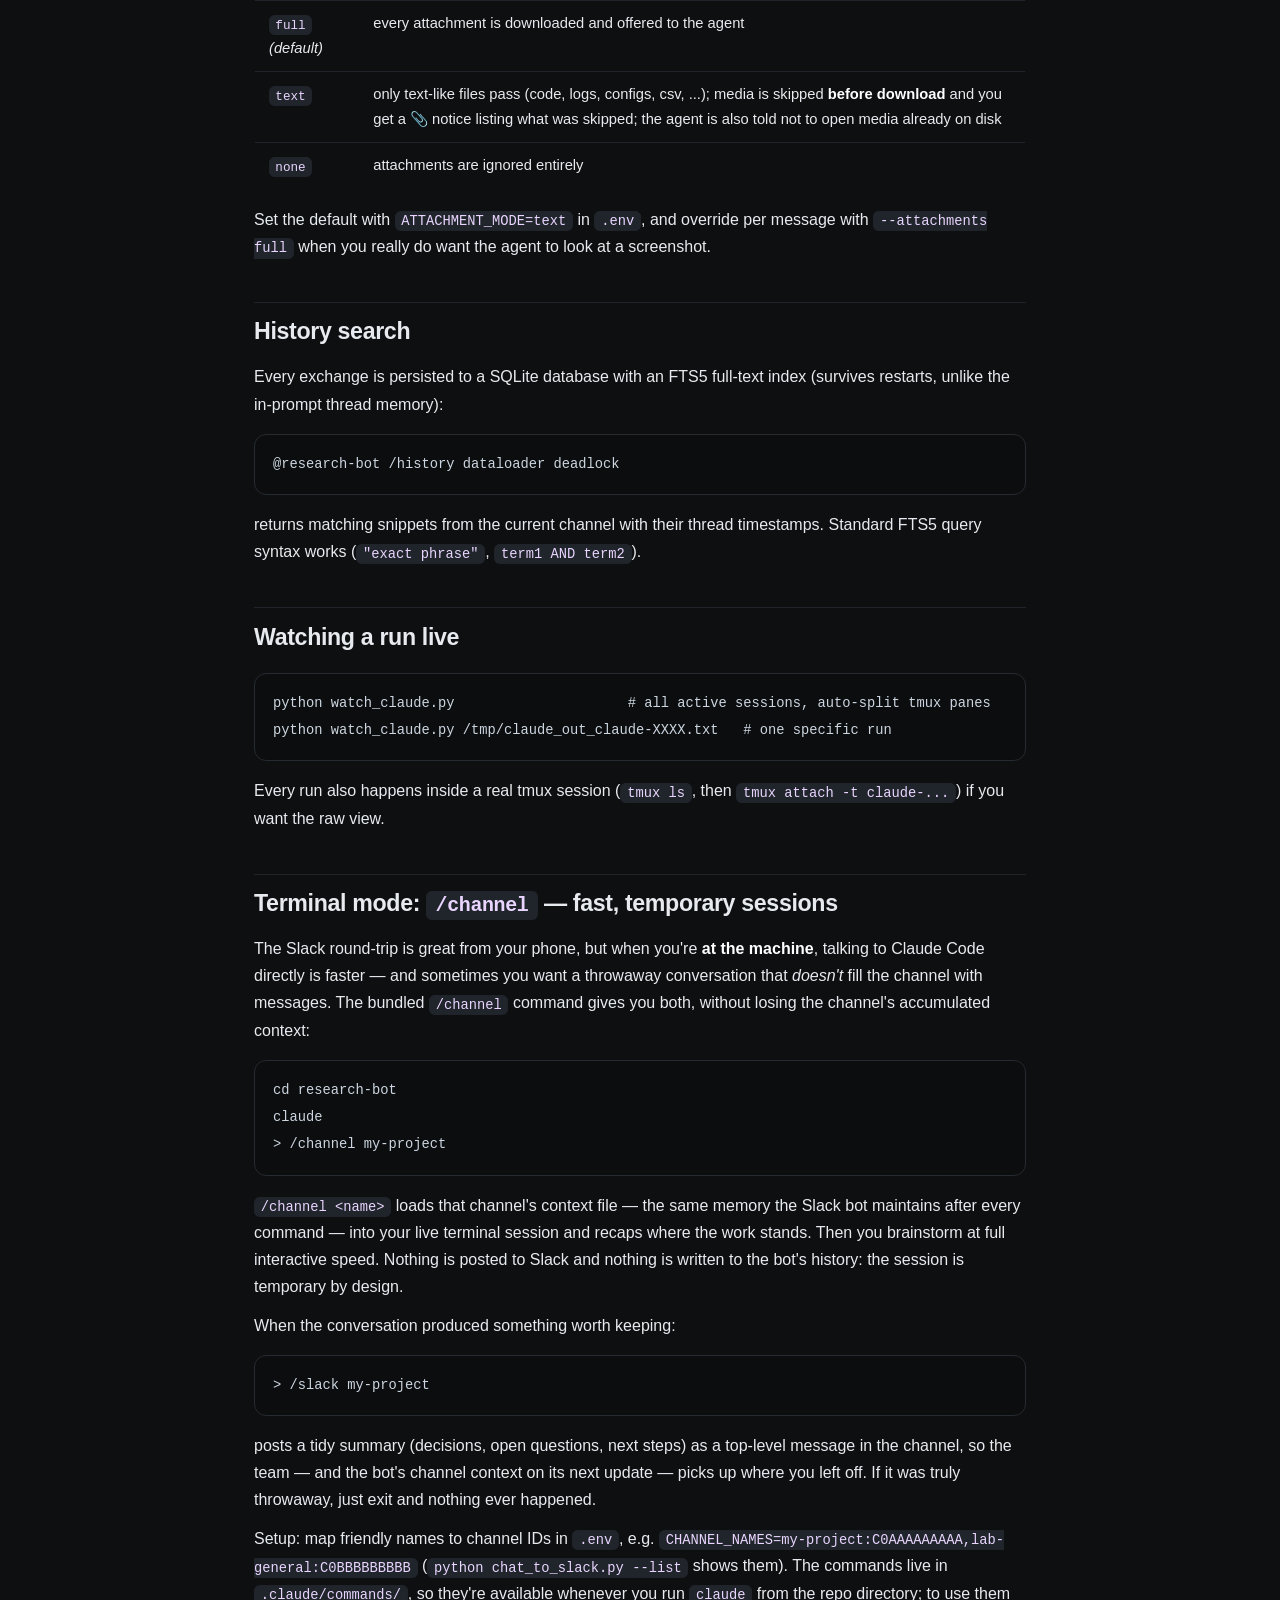
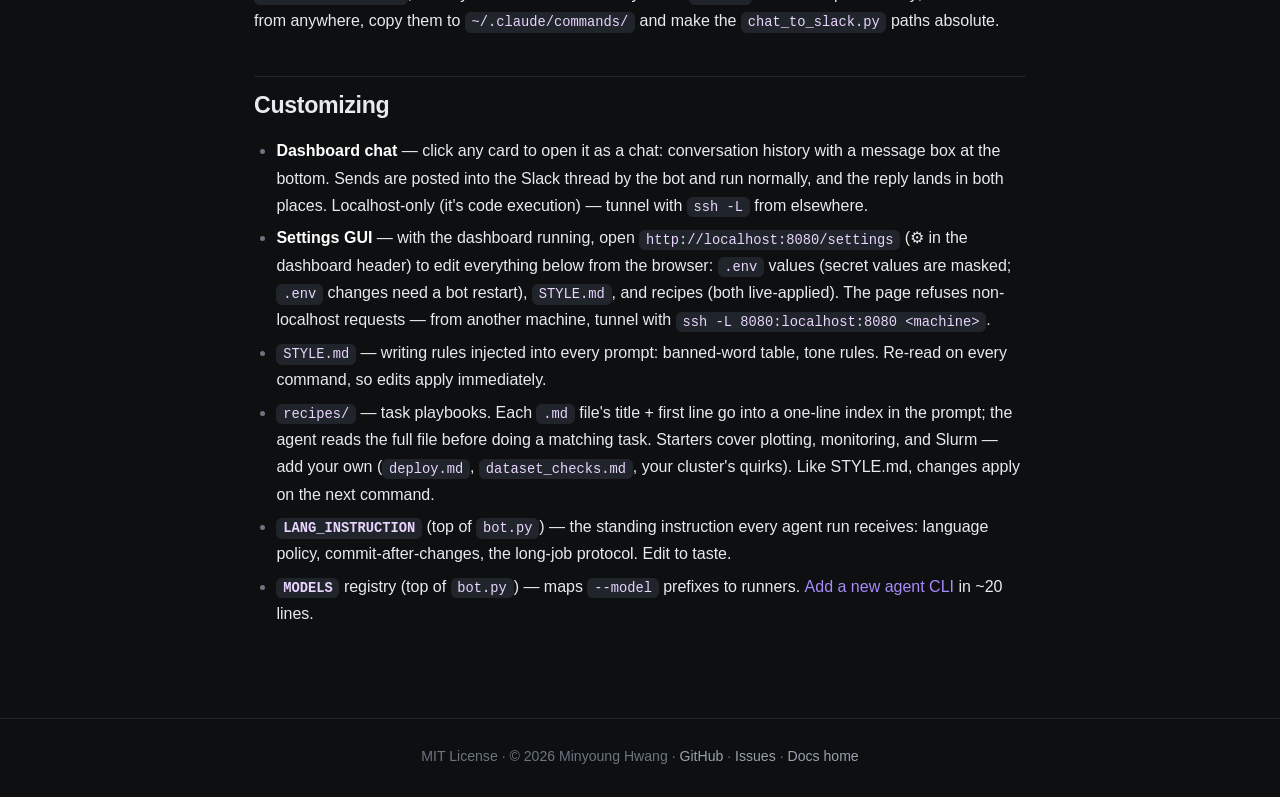
<file: docs/usage.html>
<!DOCTYPE html>
<html lang="en">
<head>
<meta charset="UTF-8" />
<meta name="viewport" content="width=device-width, initial-scale=1.0" />
<title>Usage — research-bot docs</title>
<link rel="icon" href="data:image/svg+xml,%3Csvg xmlns='http://www.w3.org/2000/svg' viewBox='0 0 100 100'%3E%3Ctext y='.9em' font-size='90'%3E%F0%9F%94%AC%3C/text%3E%3C/svg%3E" />
<link rel="stylesheet" href="assets/docs.css" />
</head>
<body>
<header class="nav">
  <div class="nav-inner">
    <a class="brand" href="index.html"><span class="logo">🔬</span> research-bot</a>
    <nav class="nav-links"><a class="hideable" href="setup.html">Setup</a><a class="active" href="usage.html">Usage</a><a class="hideable" href="multi-machine.html">Multi-machine</a><a class="hideable" href="architecture.html">Architecture</a><a class="hideable" href="troubleshooting.html">Troubleshooting</a><a class="nav-cta" href="https://github.com/Minyoung1005/research-bot">GitHub ★</a></nav>
  </div>
</header>
<main class="doc">
  <div class="breadcrumb"><a href="index.html">Docs</a> / Usage</div>
<h1 id="usage">Usage</h1>
<h2 id="commands">Commands</h2>
<p>Mention the bot in a channel, or DM it (no mention needed in
DMs).</p>
<table>
<thead>
<tr class="header">
<th>Message</th>
<th>What happens</th>
</tr>
</thead>
<tbody>
<tr class="odd">
<td><code>@research-bot &lt;command&gt;</code></td>
<td>run on this channel's default machine</td>
</tr>
<tr class="even">
<td><code>@research-bot /server &lt;command&gt;</code></td>
<td>run on machine <code>server</code> (<a
href="multi-machine.html">multi-machine</a>)</td>
</tr>
<tr class="odd">
<td><code>@research-bot /all &lt;command&gt;</code></td>
<td>broadcast to every machine</td>
</tr>
<tr class="even">
<td><code>... --model codex</code></td>
<td>run with the Codex CLI</td>
</tr>
<tr class="odd">
<td><code>... --model codex/gpt-4o</code></td>
<td>Codex with a specific model</td>
</tr>
<tr class="even">
<td><code>... --model claude/sonnet</code></td>
<td>Claude Code with a specific model</td>
</tr>
<tr class="odd">
<td><code>... --effort high</code></td>
<td>reasoning-effort level for Claude
(<code>low</code>–<code>max</code>)</td>
</tr>
<tr class="even">
<td><code>... --attachments text</code></td>
<td>attachment mode for this message
(<code>full</code>/<code>text</code>/<code>none</code>)</td>
</tr>
<tr class="odd">
<td><code>@research-bot /history &lt;query&gt;</code></td>
<td>full-text search over persisted history</td>
</tr>
<tr class="even">
<td><code>@research-bot summary</code> (or <code>recap</code>,
<code>history</code>)</td>
<td>answer from the channel's recent messages</td>
</tr>
<tr class="odd">
<td><code>@research-bot /idea &lt;text&gt;</code></td>
<td>file an idea into your vault (needs <code>IDEAS_VAULT</code>)</td>
</tr>
</tbody>
</table>
<p>The <code>--model</code> and <code>--effort</code> flags can appear
anywhere in the message; they're stripped before the command reaches the
agent.</p>
<h2 id="reactions">Reactions</h2>
<table>
<thead>
<tr class="header">
<th>Reaction</th>
<th>On</th>
<th>Effect</th>
</tr>
</thead>
<tbody>
<tr class="odd">
<td>👀</td>
<td>your message</td>
<td>added by the bot: acknowledged, running</td>
</tr>
<tr class="even">
<td>❌</td>
<td>any message in a thread</td>
<td>kill every running session in that thread</td>
</tr>
<tr class="odd">
<td>👍</td>
<td>a user message</td>
<td>re-run that command</td>
</tr>
<tr class="even">
<td>📁</td>
<td>thread root</td>
<td>archive the thread on the dashboard; remove 📁 to revive</td>
</tr>
</tbody>
</table>
<h2 id="sessions-how-memory-works">Sessions: how memory works</h2>
<p><strong>One Slack thread = one agent session.</strong> The first
command in a thread starts a fresh Claude Code session (seeded with the
channel context and recent thread history); every later command in that
thread <em>resumes</em> it, so the agent remembers everything it did —
files it edited, results it computed, what you told it.</p>
<p>Details worth knowing:</p>
<ul>
<li>Sessions are <strong>per machine</strong>: <code>/server</code> and
<code>/desktop</code> in the same thread hold separate sessions.</li>
<li><strong>Switching agents resets the sibling</strong>: going Claude →
Codex (or back) mid-thread starts that agent fresh — they can't share
internal state. The new agent still gets the thread history in its first
prompt.</li>
<li>Session mappings live in <code>thread_claude_sessions.json</code>
and survive bot restarts.</li>
<li>Up to <code>MAX_CONCURRENT</code> (default 5) commands can run at
once per machine — including several in the same thread.</li>
<li>Each command has a <strong>30-minute limit</strong>. Longer work
should be launched as a background job (below).</li>
</ul>
<h2 id="choosing-the-agent-claude-vs-codex">Choosing the agent: Claude
vs Codex</h2>
<p>Every command runs on <strong>Claude Code</strong> by default. To run
one on <strong>Codex</strong> instead, put <code>--model codex</code>
anywhere in the message:</p>
<pre><code>@research-bot profile this training loop --model codex</code></pre>
<p>Pin a specific model with <code>--model codex/&lt;model&gt;</code>
(e.g. <code>--model codex/gpt-5.6-sol</code>) or
<code>--model claude/&lt;model&gt;</code> (e.g.
<code>--model claude/sonnet</code>). Set the defaults with
<code>CODEX_MODEL</code> / <code>CLAUDE_MODEL</code> in
<code>.env</code>.</p>
<ul>
<li><strong>The model sticks to the thread.</strong> The first
<code>--model</code> you use in a thread becomes that thread's agent;
every later message reuses it automatically — you don't retype
<code>--model</code>. Add <code>--model &lt;other&gt;</code> on any
message to switch, and that new choice sticks going forward. (A thread
where you never pass <code>--model</code> stays on the default Claude
model.)</li>
<li><strong>Each agent keeps its own session in the thread.</strong>
Codex remembers its earlier turns (and Claude remembers its own), so
within a thread each stays coherent. Switching Claude ↔︎ Codex mid-thread
resets the <em>other</em> agent's session — but the thread history is
re-injected, so nothing is lost.</li>
<li><strong>History and channel memory are shared across both.</strong>
Both runners write to the same <code>data/history.db</code> (so
<code>/history</code> search spans both) and update the same per-channel
context. A Codex job and a Claude job in the same channel build one
shared memory.</li>
</ul>
<p><strong>Tip:</strong> set the agent once at the start of a thread and
it stays put. Because switching still resets the sibling session, it's
cleanest to give Codex its own threads rather than flip-flopping within
one.</p>
<h2 id="long-running-jobs">Long-running jobs</h2>
<p>Ask for anything that takes longer than a few minutes (training,
evals, data collection) and the agent is instructed to:</p>
<ol type="1">
<li>Launch it in a detached tmux session on the machine,</li>
<li>reply immediately with the session name and how to monitor it,</li>
<li>chain a <code>notify.py</code> call so <strong>the thread gets
pinged when the job finishes</strong>, including a log tail.</li>
</ol>
<p>You can also use the notifier yourself from any script:</p>
<pre class="bash"><code>python notify.py &quot;Training done ✅&quot; --log train.log --channel C0XXXXXXXXX --thread 1234567890.123456</code></pre>
<h2 id="files">Files</h2>
<ul>
<li><strong>Slack → machine:</strong> attach files to your message;
they're saved under <code>uploads/&lt;ts&gt;/</code> and copied to the
target machine at the same path, and the agent is told where they
are.</li>
<li><strong>Machine → Slack:</strong> if the agent's reply mentions
produced files (<code>.png</code>, <code>.pdf</code>, <code>.csv</code>,
<code>.mp4</code>, ...), the bot uploads them to the thread
automatically.</li>
</ul>
<h3 id="attachment-modes-token-control">Attachment modes (token
control)</h3>
<p>Having the agent read media — images, video, PDFs, archives — costs
far more tokens than text. The attachment mode caps that:</p>
<table>
<thead>
<tr class="header">
<th>Mode</th>
<th>Effect</th>
</tr>
</thead>
<tbody>
<tr class="odd">
<td><code>full</code> <em>(default)</em></td>
<td>every attachment is downloaded and offered to the agent</td>
</tr>
<tr class="even">
<td><code>text</code></td>
<td>only text-like files pass (code, logs, configs, csv, ...); media is
skipped <strong>before download</strong> and you get a 📎 notice listing
what was skipped; the agent is also told not to open media already on
disk</td>
</tr>
<tr class="odd">
<td><code>none</code></td>
<td>attachments are ignored entirely</td>
</tr>
</tbody>
</table>
<p>Set the default with <code>ATTACHMENT_MODE=text</code> in
<code>.env</code>, and override per message with
<code>--attachments full</code> when you really do want the agent to
look at a screenshot.</p>
<h2 id="history-search">History search</h2>
<p>Every exchange is persisted to a SQLite database with an FTS5
full-text index (survives restarts, unlike the in-prompt thread
memory):</p>
<pre><code>@research-bot /history dataloader deadlock</code></pre>
<p>returns matching snippets from the current channel with their thread
timestamps. Standard FTS5 query syntax works
(<code>"exact phrase"</code>, <code>term1 AND term2</code>).</p>
<h2 id="watching-a-run-live">Watching a run live</h2>
<pre class="bash"><code>python watch_claude.py                     # all active sessions, auto-split tmux panes
python watch_claude.py /tmp/claude_out_claude-XXXX.txt   # one specific run</code></pre>
<p>Every run also happens inside a real tmux session
(<code>tmux ls</code>, then <code>tmux attach -t claude-...</code>) if
you want the raw view.</p>
<h2 id="terminal-mode-channel--fast-temporary-sessions">Terminal mode:
<code>/channel</code> — fast, temporary sessions</h2>
<p>The Slack round-trip is great from your phone, but when you're
<strong>at the machine</strong>, talking to Claude Code directly is
faster — and sometimes you want a throwaway conversation that
<em>doesn't</em> fill the channel with messages. The bundled
<code>/channel</code> command gives you both, without losing the
channel's accumulated context:</p>
<pre class="bash"><code>cd research-bot
claude
&gt; /channel my-project</code></pre>
<p><code>/channel &lt;name&gt;</code> loads that channel's context file
— the same memory the Slack bot maintains after every command — into
your live terminal session and recaps where the work stands. Then you
brainstorm at full interactive speed. Nothing is posted to Slack and
nothing is written to the bot's history: the session is temporary by
design.</p>
<p>When the conversation produced something worth keeping:</p>
<pre><code>&gt; /slack my-project</code></pre>
<p>posts a tidy summary (decisions, open questions, next steps) as a
top-level message in the channel, so the team — and the bot's channel
context on its next update — picks up where you left off. If it was
truly throwaway, just exit and nothing ever happened.</p>
<p>Setup: map friendly names to channel IDs in <code>.env</code>, e.g.
<code>CHANNEL_NAMES=my-project:C0AAAAAAAAA,lab-general:C0BBBBBBBBB</code>
(<code>python chat_to_slack.py --list</code> shows them). The commands
live in <code>.claude/commands/</code>, so they're available whenever
you run <code>claude</code> from the repo directory; to use them from
anywhere, copy them to <code>~/.claude/commands/</code> and make the
<code>chat_to_slack.py</code> paths absolute.</p>
<h2 id="customizing">Customizing</h2>
<ul>
<li><strong>Dashboard chat</strong> — click any card to open it as a
chat: conversation history with a message box at the bottom. Sends are
posted into the Slack thread by the bot and run normally, and the reply
lands in both places. Localhost-only (it's code execution) — tunnel with
<code>ssh -L</code> from elsewhere.</li>
<li><strong>Settings GUI</strong> — with the dashboard running, open
<code>http://localhost:8080/settings</code> (⚙ in the dashboard header)
to edit everything below from the browser: <code>.env</code> values
(secret values are masked; <code>.env</code> changes need a bot
restart), <code>STYLE.md</code>, and recipes (both live-applied). The
page refuses non-localhost requests — from another machine, tunnel with
<code>ssh -L 8080:localhost:8080 &lt;machine&gt;</code>.</li>
<li><strong><a href="../STYLE.md"><code>STYLE.md</code></a></strong> —
writing rules injected into every prompt: banned-word table, tone rules.
Re-read on every command, so edits apply immediately.</li>
<li><strong><a href="../recipes/"><code>recipes/</code></a></strong> —
task playbooks. Each <code>.md</code> file's title + first line go into
a one-line index in the prompt; the agent reads the full file before
doing a matching task. Starters cover plotting, monitoring, and Slurm —
add your own (<code>deploy.md</code>, <code>dataset_checks.md</code>,
your cluster's quirks). Like STYLE.md, changes apply on the next
command.</li>
<li><strong><code>LANG_INSTRUCTION</code></strong> (top of
<code>bot.py</code>) — the standing instruction every agent run
receives: language policy, commit-after-changes, the long-job protocol.
Edit to taste.</li>
<li><strong><code>MODELS</code></strong> registry (top of
<code>bot.py</code>) — maps <code>--model</code> prefixes to runners. <a
href="architecture.html#adding-a-new-agent-cli">Add a new agent CLI</a> in
~20 lines.</li>
</ul>
</main>
<footer class="doc-footer">
  MIT License · © 2026 Minyoung Hwang ·
  <a href="https://github.com/Minyoung1005/research-bot">GitHub</a> ·
  <a href="https://github.com/Minyoung1005/research-bot/issues">Issues</a> ·
  <a href="index.html">Docs home</a>
</footer>
</body>
</html>
</file>
<file: docs/assets/docs.css>
/* Shared styles for the rendered guide pages (setup.html, usage.html, ...).
   Matches the landing page (index.html). Generated pages link to this file. */
:root{
  --bg:#0d0f11; --surface:#16191d; --card:#1a1d21; --border:#262b31;
  --border-soft:#20242a; --text:#e7eaee; --muted:#98a2ad; --faint:#6c7681;
  --accent:#a78bfa; --accent-2:#8b5cf6; --success:#34d399; --slack:#4A154B;
  --code-bg:#0b0d0f; --radius:14px;
  --mono:ui-monospace,SFMono-Regular,"SF Mono",Menlo,Consolas,"Liberation Mono",monospace;
  --sans:-apple-system,BlinkMacSystemFont,"Segoe UI",Roboto,Helvetica,Arial,sans-serif;
}
*{box-sizing:border-box}
html{scroll-behavior:smooth}
body{margin:0;background:var(--bg);color:var(--text);font-family:var(--sans);
  line-height:1.7;-webkit-font-smoothing:antialiased;font-size:16px}
a{color:var(--accent);text-decoration:none}
a:hover{text-decoration:underline}

/* nav (same look as landing) */
header.nav{position:sticky;top:0;z-index:50;background:rgba(13,15,17,.82);
  backdrop-filter:blur(10px);border-bottom:1px solid var(--border-soft)}
.nav-inner{max-width:1080px;margin:0 auto;padding:0 24px;display:flex;align-items:center;gap:18px;height:58px}
.brand{display:flex;align-items:center;gap:9px;font-weight:700;letter-spacing:-.01em;color:var(--text)}
.brand:hover{text-decoration:none}
.brand .logo{width:28px;height:28px;display:grid;place-items:center;border-radius:8px;
  background:linear-gradient(135deg,var(--slack),#7a2e6e);font-size:16px}
.nav-links{margin-left:auto;display:flex;gap:20px;align-items:center;flex-wrap:wrap}
.nav-links a{color:var(--muted);font-size:.9rem;font-weight:500}
.nav-links a:hover{color:var(--text);text-decoration:none}
.nav-links a.active{color:var(--accent)}
.nav-cta{background:var(--accent);color:#1a1030!important;padding:7px 13px;border-radius:8px;font-weight:600}
.nav-cta:hover{background:#b9a3ff;text-decoration:none}
@media(max-width:820px){.nav-links a.hideable{display:none}}

/* article */
.doc{max-width:820px;margin:0 auto;padding:44px 24px 80px}
.breadcrumb{font-size:.85rem;color:var(--faint);margin-bottom:8px}
.breadcrumb a{color:var(--muted)}
.doc h1{font-size:2.1rem;letter-spacing:-.025em;margin:.2em 0 .6em;line-height:1.15}
.doc h2{font-size:1.45rem;letter-spacing:-.015em;margin:1.8em 0 .5em;padding-top:.4em;
  border-top:1px solid var(--border-soft)}
.doc h3{font-size:1.15rem;margin:1.5em 0 .4em}
.doc h4{font-size:1rem;margin:1.3em 0 .3em;color:var(--muted)}
.doc p{margin:.7em 0}
.doc ul,.doc ol{padding-left:1.4em;margin:.7em 0}
.doc li{margin:.32em 0}
.doc li::marker{color:var(--faint)}
.doc a{font-weight:500}
.doc strong{color:#fff}
.doc hr{border:none;border-top:1px solid var(--border-soft);margin:2em 0}
.doc img{max-width:100%}

/* inline + block code */
.doc code{font-family:var(--mono);font-size:.86em;background:#20252b;color:#e9d5ff;
  padding:.12em .42em;border-radius:6px;border:1px solid var(--border-soft)}
.doc pre{background:var(--code-bg);border:1px solid var(--border);border-radius:12px;
  padding:16px 18px;overflow-x:auto;margin:1em 0}
.doc pre code{background:none;border:none;padding:0;color:#cdd6e0;font-size:.86rem;line-height:1.7}

/* blockquote (used for notes/tips) */
.doc blockquote{margin:1.1em 0;padding:2px 18px;border-left:3px solid var(--accent);
  background:var(--surface);border-radius:0 8px 8px 0;color:var(--muted)}
.doc blockquote p{margin:.6em 0}

/* tables */
.doc table{border-collapse:collapse;width:100%;font-size:.92rem;margin:1.1em 0;
  border:1px solid var(--border);border-radius:var(--radius);overflow:hidden}
.doc th,.doc td{text-align:left;padding:10px 14px;border-bottom:1px solid var(--border-soft);vertical-align:top}
.doc th{background:var(--surface);font-weight:600}
.doc tr:last-child td{border-bottom:none}
.doc td code{white-space:nowrap}

/* footer */
.doc-footer{border-top:1px solid var(--border-soft);padding:26px 24px;color:var(--faint);
  font-size:.88rem;text-align:center}
.doc-footer a{color:var(--muted)}
</file>
